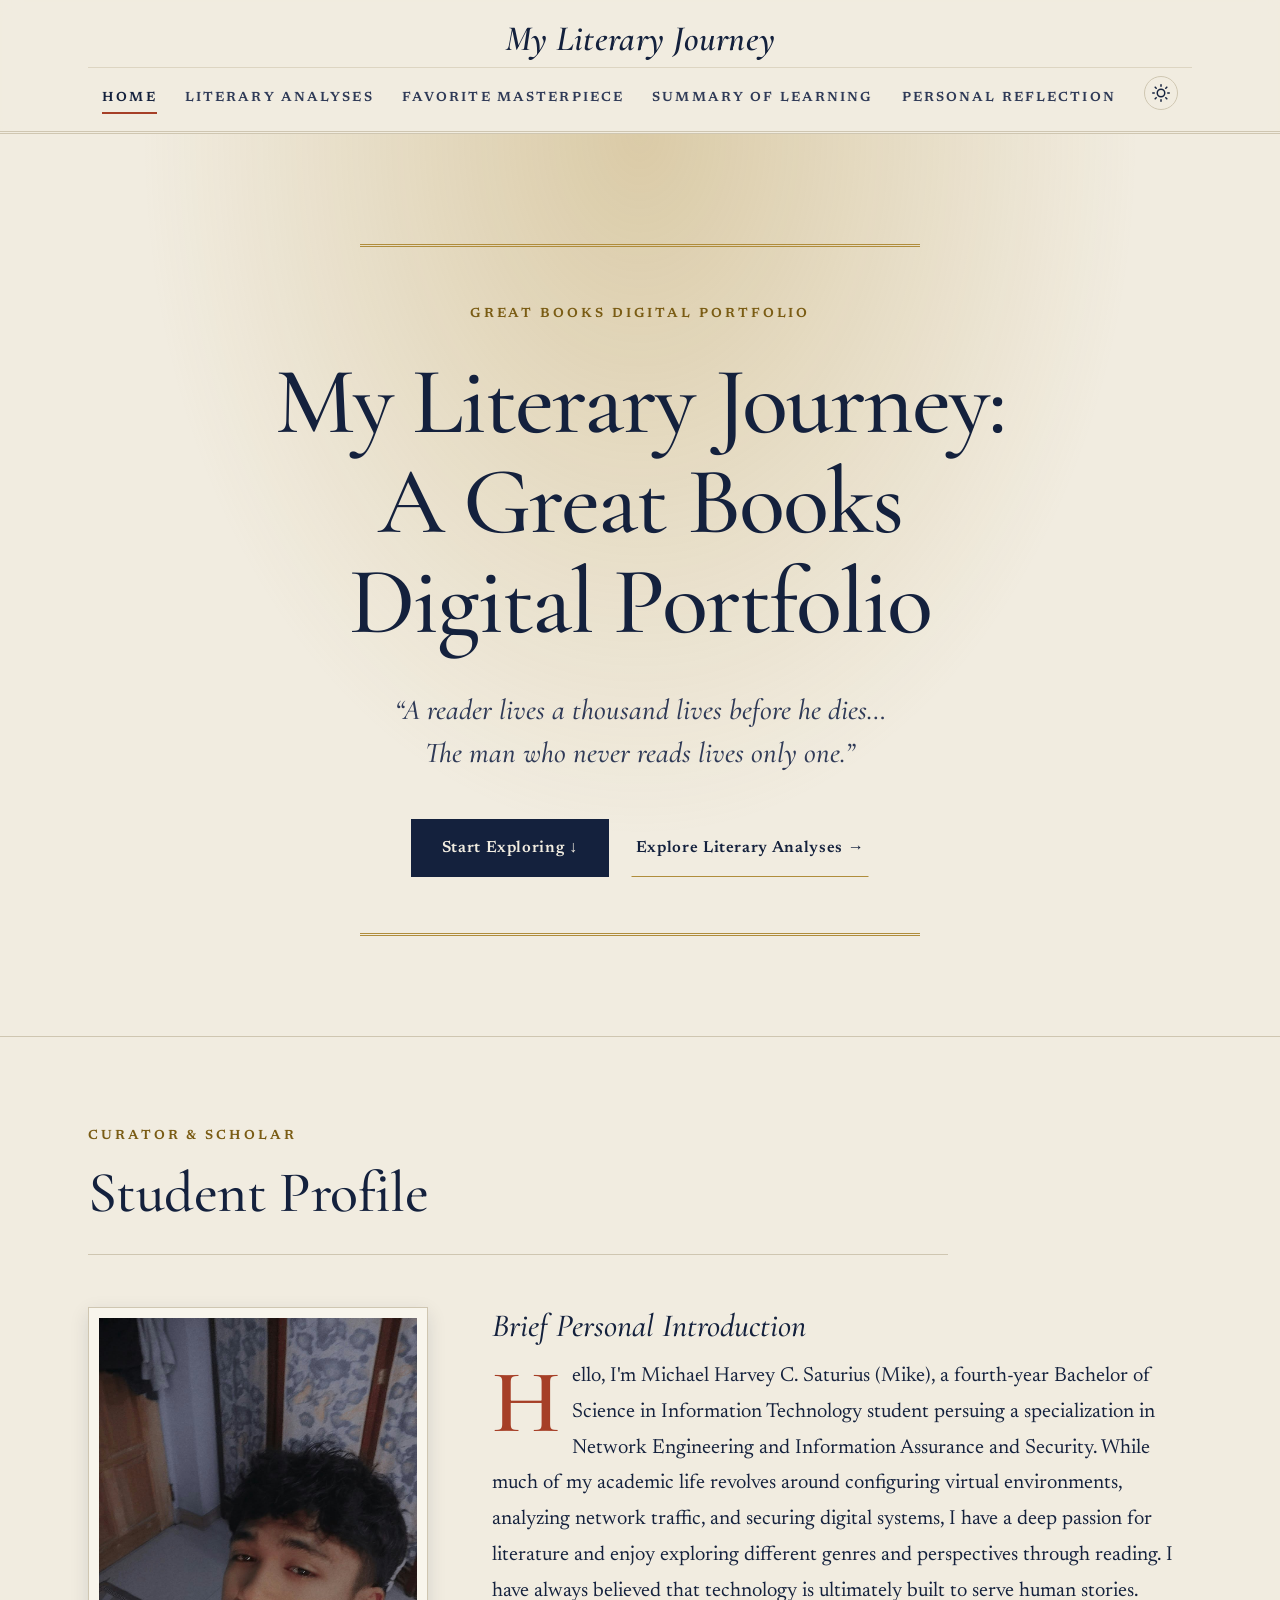
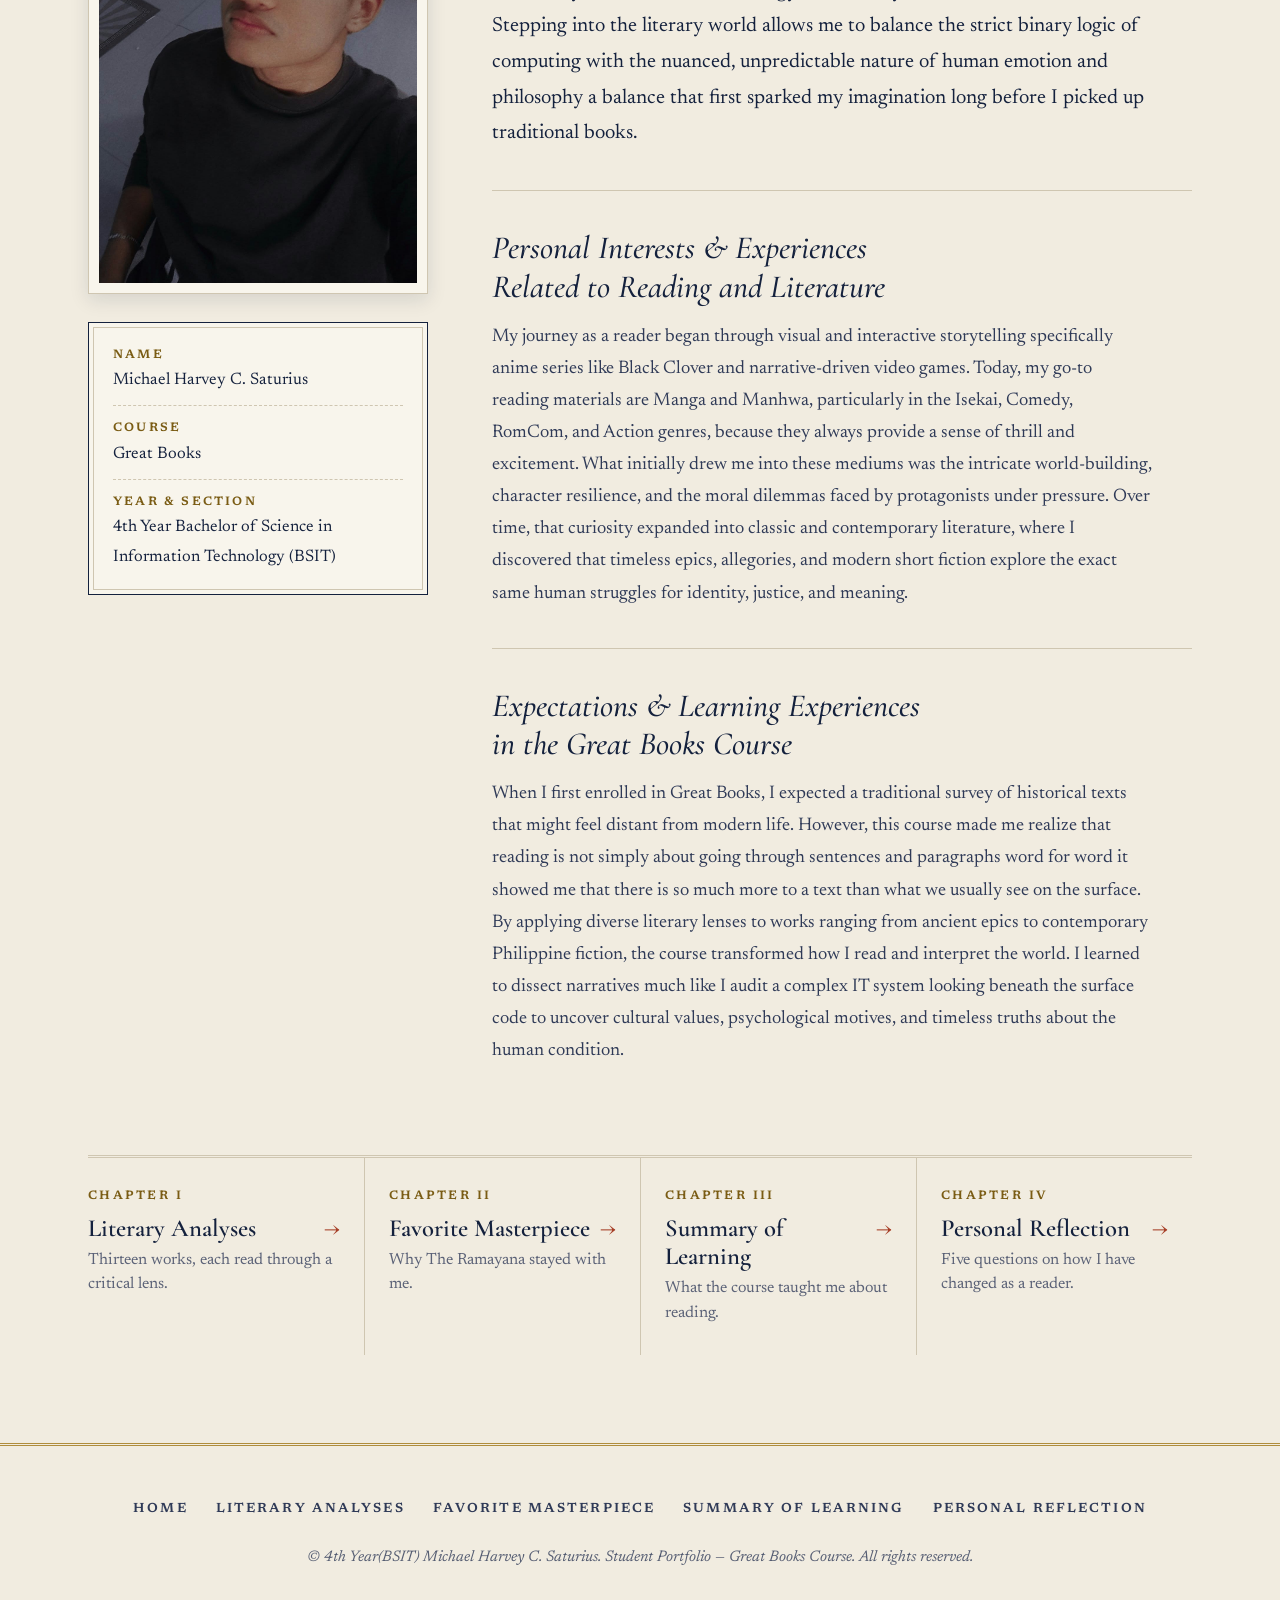
<file: index.html>
<!DOCTYPE html>
<html lang="en">
<head>
    <meta charset="UTF-8">
    <meta name="viewport" content="width=device-width, initial-scale=1.0">
    <title>My Literary Journey: A Great Books Digital Portfolio</title>
    <link rel="preconnect" href="https://fonts.googleapis.com">
    <link rel="preconnect" href="https://fonts.gstatic.com" crossorigin>
    <link
        href="https://fonts.googleapis.com/css2?family=Cormorant+Garamond:ital,wght@0,500;0,600;0,700;1,500;1,600&family=Newsreader:ital,opsz,wght@0,6..72,400;0,6..72,500;0,6..72,600;1,6..72,400;1,6..72,500&display=swap"
        rel="stylesheet">
    <link rel="stylesheet" href="styles.css">
</head>
<body>
    <a class="skip-link" href="#main">Skip to content</a>
    
    <nav class="navbar" id="navbar">
        <div class="nav-container">
            <a href="profile.html" class="logo">
                My Literary Journey
            </a>
            <button class="nav-toggle" aria-label="Toggle navigation menu" aria-expanded="false" aria-controls="navLinks" id="navToggle">
                <span class="hamburger-line"></span>
                <span class="hamburger-line"></span>
                <span class="hamburger-line"></span>
            </button>
            <ul class="nav-links" id="navLinks">
                <li><a href="profile.html" class="active" aria-current="page">Home</a></li>
                <li><a href="analyses.html">Literary Analyses</a></li>
                <li><a href="favorite.html">Favorite Masterpiece</a></li>
                <li><a href="summary.html">Summary of Learning</a></li>
                <li><a href="reflection.html">Personal Reflection</a></li>
                <li><button class="theme-toggle" id="themeToggle" aria-label="Toggle theme"><svg class="theme-icon sun-icon" viewBox="0 0 24 24" width="20" height="20" fill="none" stroke="currentColor" stroke-width="2" stroke-linecap="round" stroke-linejoin="round" aria-hidden="true"><circle cx="12" cy="12" r="5"></circle><line x1="12" y1="1" x2="12" y2="3"></line><line x1="12" y1="21" x2="12" y2="23"></line><line x1="4.22" y1="4.22" x2="5.64" y2="5.64"></line><line x1="18.36" y1="18.36" x2="19.78" y2="19.78"></line><line x1="1" y1="12" x2="3" y2="12"></line><line x1="21" y1="12" x2="23" y2="12"></line><line x1="4.22" y1="19.78" x2="5.64" y2="18.36"></line><line x1="18.36" y1="5.64" x2="19.78" y2="4.22"></line></svg><svg class="theme-icon moon-icon" viewBox="0 0 24 24" width="20" height="20" fill="none" stroke="currentColor" stroke-width="2" stroke-linecap="round" stroke-linejoin="round" aria-hidden="true"><path d="M21 12.79A9 9 0 1 1 11.21 3 7 7 0 0 0 21 12.79z"></path></svg></button></li>
            </ul>
        </div>
    </nav>

    
    <main id="main">
    <header class="hero">
        <div class="hero-content">
            <div class="hero-badge">Great Books Digital Portfolio</div>
            
            <h1>My Literary Journey: A Great Books Digital Portfolio</h1>
            
            <blockquote class="hero-quote">&ldquo;A reader lives a thousand lives before he dies&hellip; The man who
                never reads lives only one.&rdquo;</blockquote>
            <div class="hero-actions">
                <a href="#profile" class="btn btn-primary">Start Exploring &darr;</a>
                <a href="analyses.html" class="btn btn-outline">Explore Literary Analyses &rarr;</a>
            </div>
        </div>
    </header>

    
    <section id="profile" class="section">
        <div class="container">
            <div class="section-header-block">
                <div class="chapter-kicker">Curator &amp; Scholar</div>
                <h2 class="section-title">Student Profile</h2>
            </div>

            <div class="profile-grid">
                
                <div class="profile-left">
                    
                    <div class="photo-frame">
                        <img src="images/PROFILE/4ef4589d-6dc7-4209-afba-40db99b4311e.jpg" alt="Student photograph"
                            class="profile-photo">
                    </div>
                    <div class="metadata-card">
                        
                        <p><strong>Name</strong> Michael Harvey C. Saturius</p>
                        
                        <p><strong>Course</strong> Great Books</p>
                        <p><strong>Year &amp; Section</strong> 4th Year Bachelor of Science in Information Technology
                            (BSIT)</p>
                    </div>
                </div>
                
                <div class="profile-right">
                    
                    <div class="profile-subsection">
                        <h3>Brief Personal Introduction</h3>
                        <p>Hello, I'm Michael Harvey C. Saturius (Mike), a fourth-year Bachelor of Science in
                            Information Technology student persuing a specialization in Network Engineering and
                            Information Assurance and Security.
                            While much of my academic life revolves around configuring virtual environments, analyzing
                            network traffic, and securing digital systems, I have a deep passion for literature and
                            enjoy exploring
                            different genres and perspectives through reading. I have always believed that technology is
                            ultimately built to serve human stories. Stepping into the literary world allows me to
                            balance the strict
                            binary logic of computing with the nuanced, unpredictable nature of human emotion and
                            philosophy a balance that first sparked my imagination long before I picked up traditional
                            books.</p>
                    </div>
                    
                    <div class="profile-subsection">
                        <h3>Personal Interests &amp; Experiences Related to Reading and Literature</h3>
                        <p>My journey as a reader began through visual and interactive storytelling specifically anime
                            series like Black Clover and narrative-driven video games. Today, my go-to reading materials
                            are Manga and Manhwa,
                            particularly in the Isekai, Comedy, RomCom, and Action genres, because they always provide a
                            sense of thrill and excitement. What initially drew me into these mediums was the intricate
                            world-building, character resilience,
                            and the moral dilemmas faced by protagonists under pressure. Over time, that curiosity
                            expanded into classic and contemporary literature, where I discovered that timeless epics,
                            allegories, and modern short fiction explore
                            the exact same human struggles for identity, justice, and meaning.</p>
                    </div>
                    
                    <div class="profile-subsection">
                        <h3>Expectations &amp; Learning Experiences in the Great Books Course</h3>
                        <p>When I first enrolled in Great Books, I expected a traditional survey of historical texts
                            that might feel distant from modern life. However, this course made me realize that reading
                            is not simply about going through sentences and
                            paragraphs word for word it showed me that there is so much more to a text than what we
                            usually see on the surface. By applying diverse literary lenses to works ranging from
                            ancient epics to contemporary Philippine fiction,
                            the course transformed how I read and interpret the world. I learned to dissect narratives
                            much like I audit a complex IT system looking beneath the surface code to uncover cultural
                            values, psychological motives, and timeless truths about the human condition.</p>
                    </div>
                </div>
            </div>

            
            <div class="profile-nav-cards">
                <a href="analyses.html" class="nav-card-link">
                    <span class="nav-card-label">Chapter I</span>
                    <span class="nav-card-title">Literary Analyses <span>&rarr;</span></span>
                    <span class="nav-card-desc">Thirteen works, each read through a critical lens.</span>
                </a>
                <a href="favorite.html" class="nav-card-link">
                    <span class="nav-card-label">Chapter II</span>
                    <span class="nav-card-title">Favorite Masterpiece <span>&rarr;</span></span>
                    <span class="nav-card-desc">Why The Ramayana stayed with me.</span>
                </a>
                <a href="summary.html" class="nav-card-link">
                    <span class="nav-card-label">Chapter III</span>
                    <span class="nav-card-title">Summary of Learning <span>&rarr;</span></span>
                    <span class="nav-card-desc">What the course taught me about reading.</span>
                </a>
                <a href="reflection.html" class="nav-card-link">
                    <span class="nav-card-label">Chapter IV</span>
                    <span class="nav-card-title">Personal Reflection <span>&rarr;</span></span>
                    <span class="nav-card-desc">Five questions on how I have changed as a reader.</span>
                </a>
            </div>
        </div>
    </section>

    
                </main>

    <footer id="footer" class="footer">
                    <div class="container">
                        <div class="footer-content">
                            <ul class="footer-nav">
                                <li><a href="profile.html">Home</a></li>
                                <li><a href="analyses.html">Literary Analyses</a></li>
                                <li><a href="favorite.html">Favorite Masterpiece</a></li>
                                <li><a href="summary.html">Summary of Learning</a></li>
                                <li><a href="reflection.html">Personal Reflection</a></li>
                            </ul>
                            <div class="footer-attribution">
                                <p>&copy; 4th Year(BSIT) Michael Harvey C. Saturius. Student Portfolio &mdash; Great
                                    Books Course. All rights reserved.</p>
                            </div>
                        </div>
            </div>
    </footer>

    
    <button class="back-to-top" id="backToTop" aria-label="Back to top">&uarr;</button>

    <script src="script.js"></script>
</body>
</html>
</file>
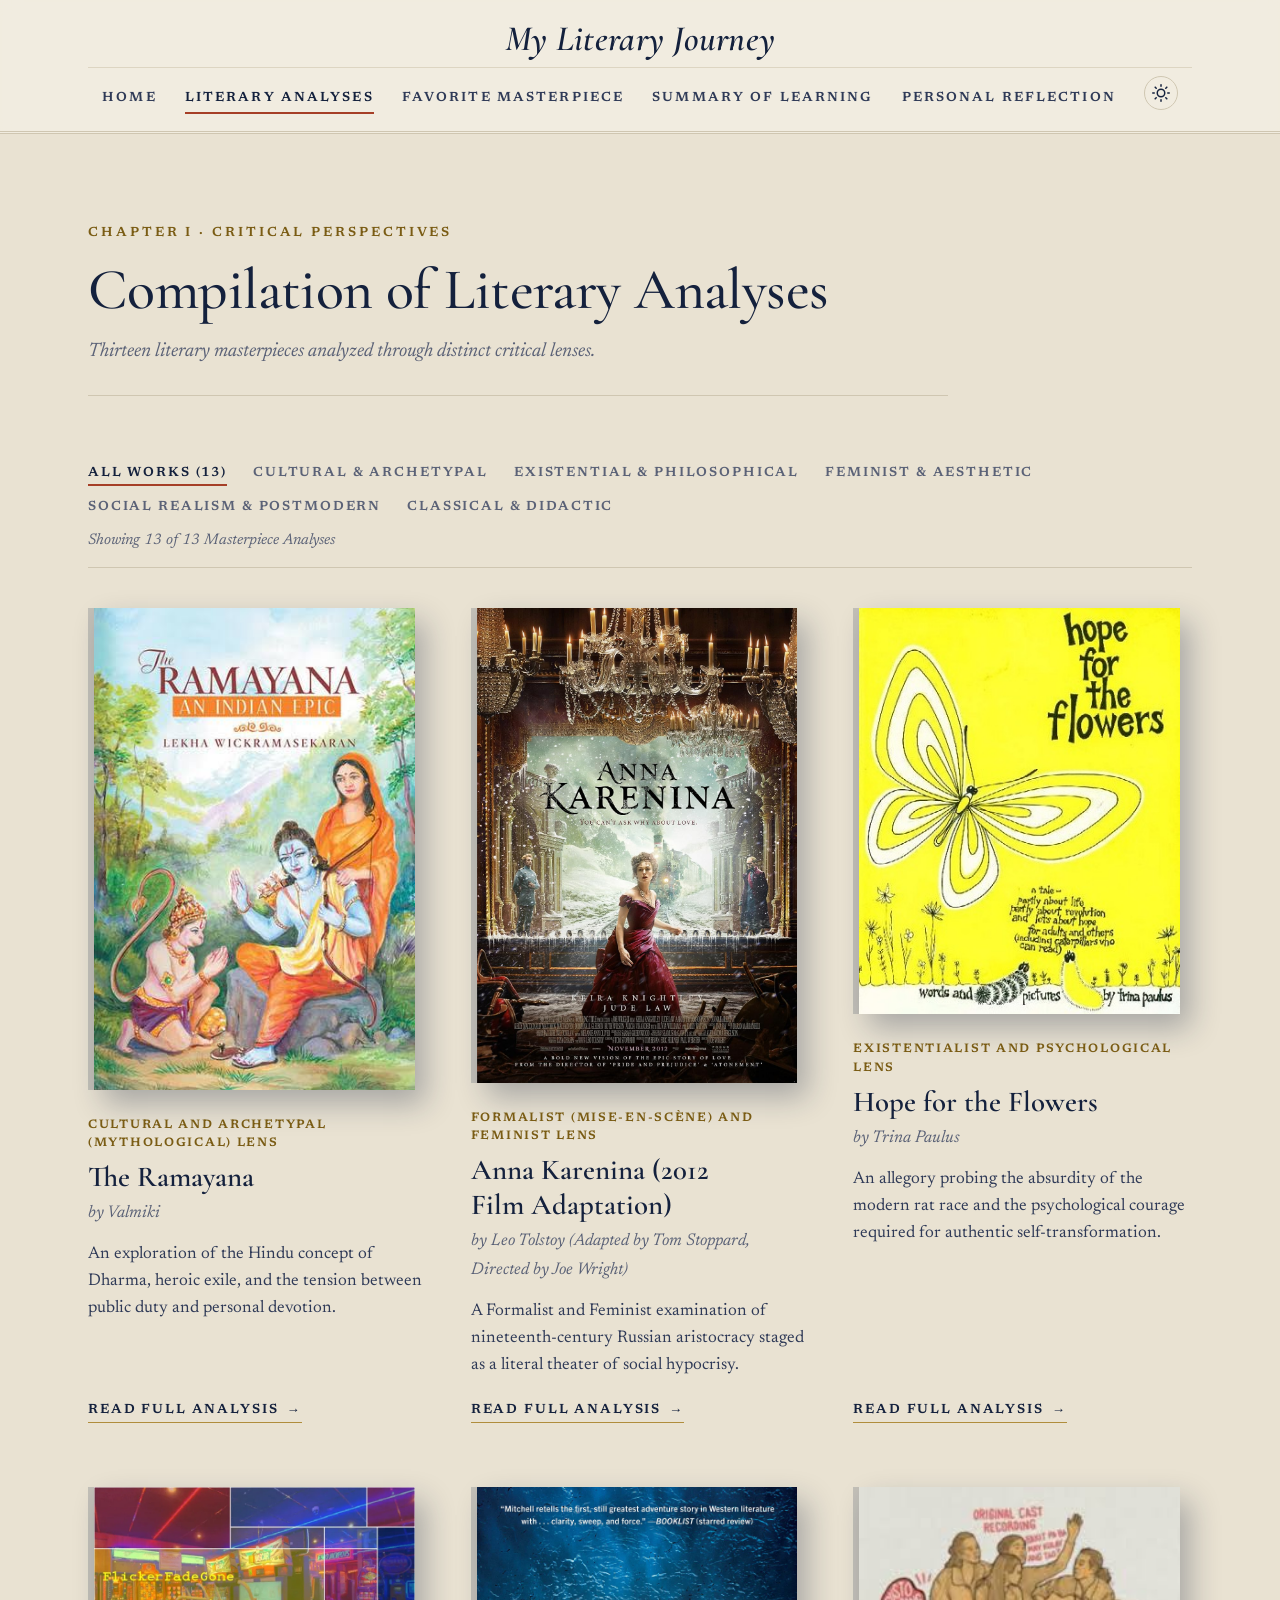
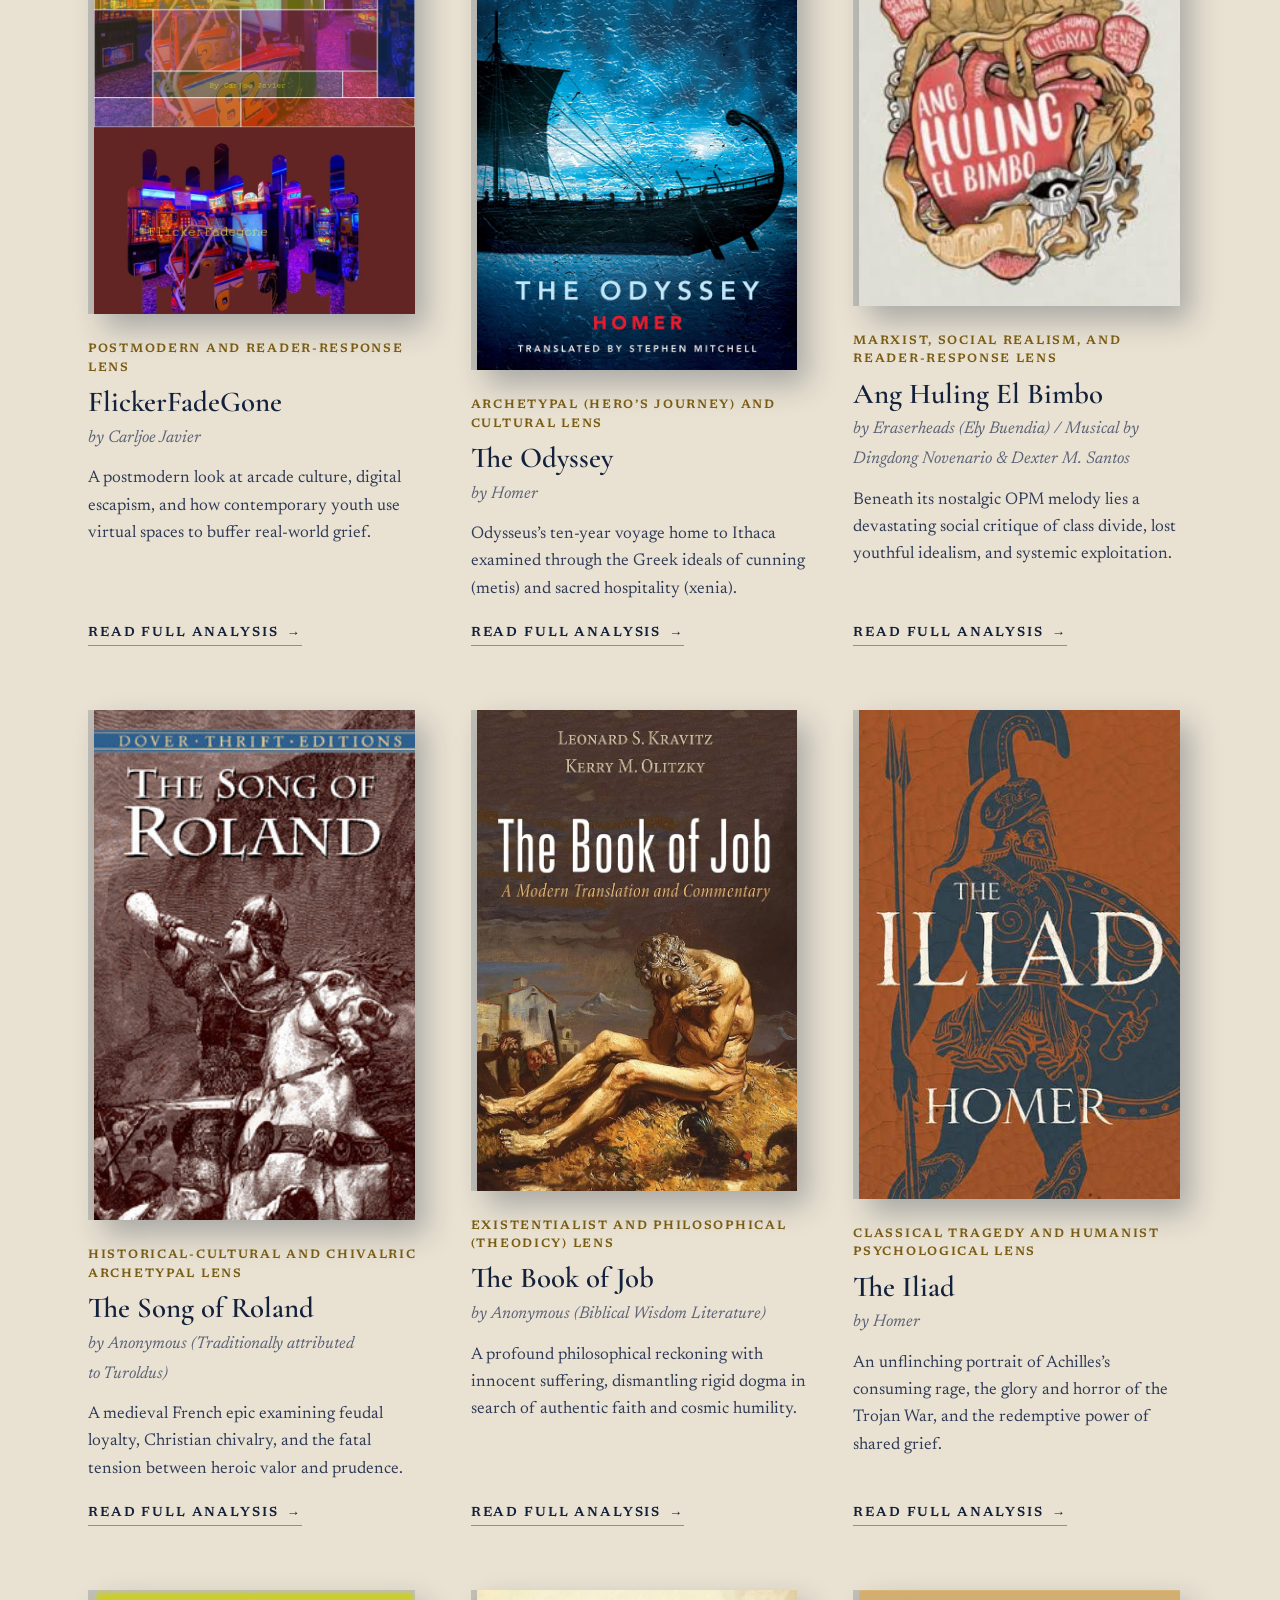
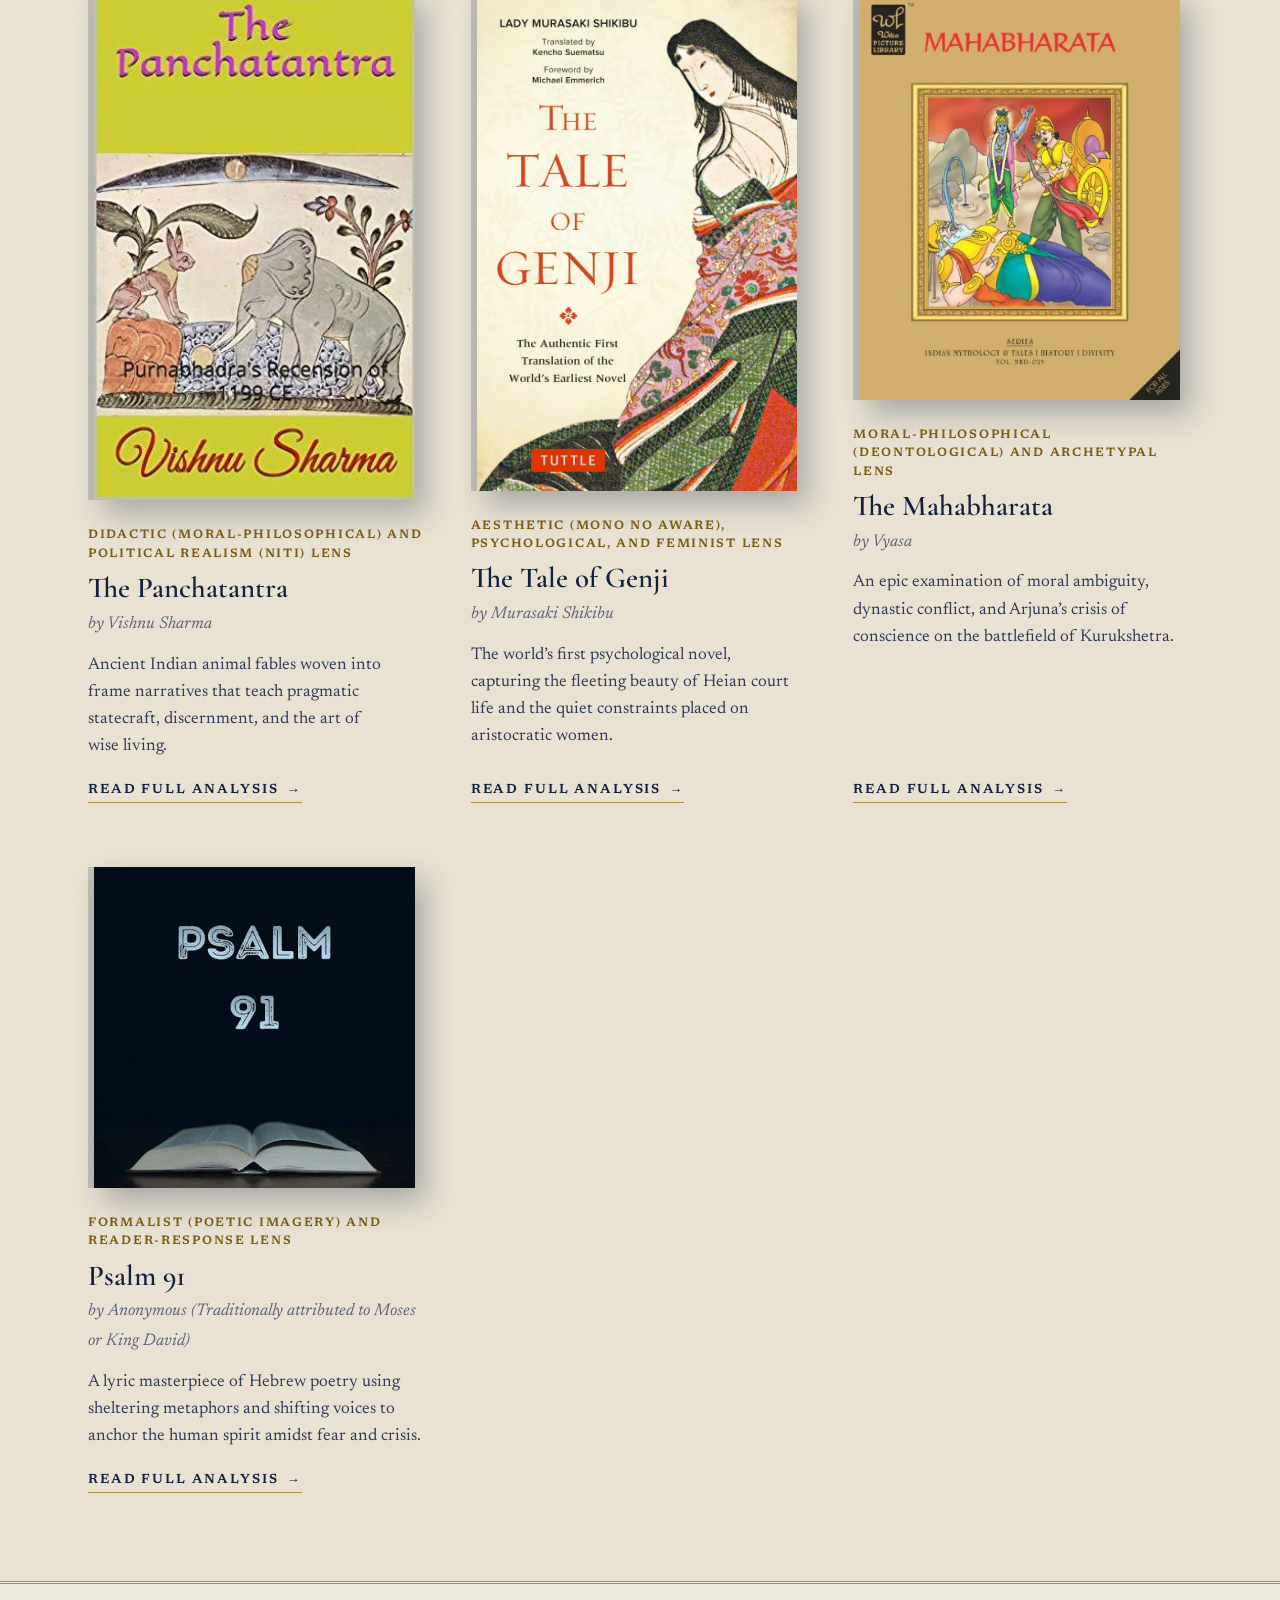
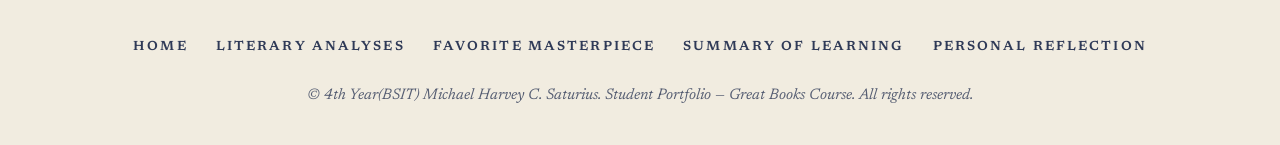
<file: analyses.html>
<!DOCTYPE html>
<html lang="en">
<head>
    <meta charset="UTF-8">
    <meta name="viewport" content="width=device-width, initial-scale=1.0">
    <title>Literary Analyses | My Literary Journey</title>
    <link rel="preconnect" href="https://fonts.googleapis.com">
    <link rel="preconnect" href="https://fonts.gstatic.com" crossorigin>
    <link href="https://fonts.googleapis.com/css2?family=Cormorant+Garamond:ital,wght@0,500;0,600;0,700;1,500;1,600&family=Newsreader:ital,opsz,wght@0,6..72,400;0,6..72,500;0,6..72,600;1,6..72,400;1,6..72,500&display=swap" rel="stylesheet">
    <link rel="stylesheet" href="styles.css">
</head>
<body>
    <a class="skip-link" href="#main">Skip to content</a>
    <nav class="navbar" id="navbar">
        <div class="nav-container">
            <a href="profile.html" class="logo">My Literary Journey</a>
            <button class="nav-toggle" aria-label="Toggle navigation menu" aria-expanded="false" aria-controls="navLinks" id="navToggle">
                <span class="hamburger-line"></span>
                <span class="hamburger-line"></span>
                <span class="hamburger-line"></span>
            </button>
            <ul class="nav-links" id="navLinks">
                <li><a href="profile.html">Home</a></li>
                <li><a href="analyses.html" class="active" aria-current="page">Literary Analyses</a></li>
                <li><a href="favorite.html">Favorite Masterpiece</a></li>
                <li><a href="summary.html">Summary of Learning</a></li>
                <li><a href="reflection.html">Personal Reflection</a></li>
                <li><button class="theme-toggle" id="themeToggle" aria-label="Toggle theme"><svg class="theme-icon sun-icon" viewBox="0 0 24 24" width="20" height="20" fill="none" stroke="currentColor" stroke-width="2" stroke-linecap="round" stroke-linejoin="round" aria-hidden="true"><circle cx="12" cy="12" r="5"></circle><line x1="12" y1="1" x2="12" y2="3"></line><line x1="12" y1="21" x2="12" y2="23"></line><line x1="4.22" y1="4.22" x2="5.64" y2="5.64"></line><line x1="18.36" y1="18.36" x2="19.78" y2="19.78"></line><line x1="1" y1="12" x2="3" y2="12"></line><line x1="21" y1="12" x2="23" y2="12"></line><line x1="4.22" y1="19.78" x2="5.64" y2="18.36"></line><line x1="18.36" y1="5.64" x2="19.78" y2="4.22"></line></svg><svg class="theme-icon moon-icon" viewBox="0 0 24 24" width="20" height="20" fill="none" stroke="currentColor" stroke-width="2" stroke-linecap="round" stroke-linejoin="round" aria-hidden="true"><path d="M21 12.79A9 9 0 1 1 11.21 3 7 7 0 0 0 21 12.79z"></path></svg></button></li>
            </ul>
        </div>
    </nav>

    <main id="main">
    <section id="analyses" class="section bg-alt">
        <div class="container">
            <div class="section-header-block">
                <div class="chapter-kicker">Chapter I &middot; Critical Perspectives</div>
                <h2 class="section-title">Compilation of Literary Analyses</h2>
                <p class="section-subtitle">Thirteen literary masterpieces analyzed through distinct critical lenses.</p>
            </div>

            <div class="analyses-toolbar">
                <div class="filter-pills" role="group" aria-label="Filter analyses by critical lens">
                    <button class="filter-btn active" aria-pressed="true" data-filter="all">All Works (13)</button>
                    <button class="filter-btn" aria-pressed="false" data-filter="archetypal">Cultural &amp; Archetypal</button>
                    <button class="filter-btn" aria-pressed="false" data-filter="existential">Existential &amp; Philosophical</button>
                    <button class="filter-btn" aria-pressed="false" data-filter="feminist">Feminist &amp; Aesthetic</button>
                    <button class="filter-btn" aria-pressed="false" data-filter="social">Social Realism &amp; Postmodern</button>
                    <button class="filter-btn" aria-pressed="false" data-filter="classical">Classical &amp; Didactic</button>
                </div>
                <div class="analyses-counter" id="analysesCounter">Showing 13 of 13 Masterpiece Analyses</div>
            </div>

            <div class="analyses-grid" id="analysesGrid"></div>
        </div>
    </section>

    </main>

    <div class="modal" id="readerModal" role="dialog" aria-modal="true" aria-labelledby="modalTitle" aria-hidden="true">
        <div class="modal-backdrop" id="modalBackdrop"></div>
        <div class="modal-content">
            <div class="modal-progress" aria-hidden="true"><span id="modalProgress"></span></div>
            <div class="modal-bg-cover" id="modalBgCover" aria-hidden="true"></div>
            <button class="modal-close" id="modalClose" aria-label="Close reader">&times;</button>
            <div class="modal-body">
                <div class="modal-header">
                    <h2 id="modalTitle">Title</h2>
                    <p class="modal-author" id="modalAuthor">Author</p>
                    <span class="modal-lens" id="modalLens">Lens</span>
                </div>
                <div class="modal-text" id="modalText"></div>
            </div>
            <div class="modal-footer">
                <button class="modal-nav-btn" id="modalPrevBtn">&larr; Previous Analysis</button>
                <span class="modal-position" id="modalPosition" aria-live="polite"></span>
                <button class="modal-nav-btn" id="modalNextBtn">Next Analysis &rarr;</button>
            </div>
        </div>
    </div>

    <footer id="footer" class="footer">
        <div class="container">
            <div class="footer-content">
                <ul class="footer-nav">
                    <li><a href="profile.html">Home</a></li>
                    <li><a href="analyses.html">Literary Analyses</a></li>
                    <li><a href="favorite.html">Favorite Masterpiece</a></li>
                    <li><a href="summary.html">Summary of Learning</a></li>
                    <li><a href="reflection.html">Personal Reflection</a></li>
                </ul>
                <div class="footer-attribution">
                    <p>&copy; 4th Year(BSIT) Michael Harvey C. Saturius. Student Portfolio &mdash; Great Books Course. All rights reserved.</p>
                </div>
            </div>
        </div>
    </footer>

    <button class="back-to-top" id="backToTop" aria-label="Back to top">&uarr;</button>

    <script src="script.js"></script>
</body>
</html>
</file>
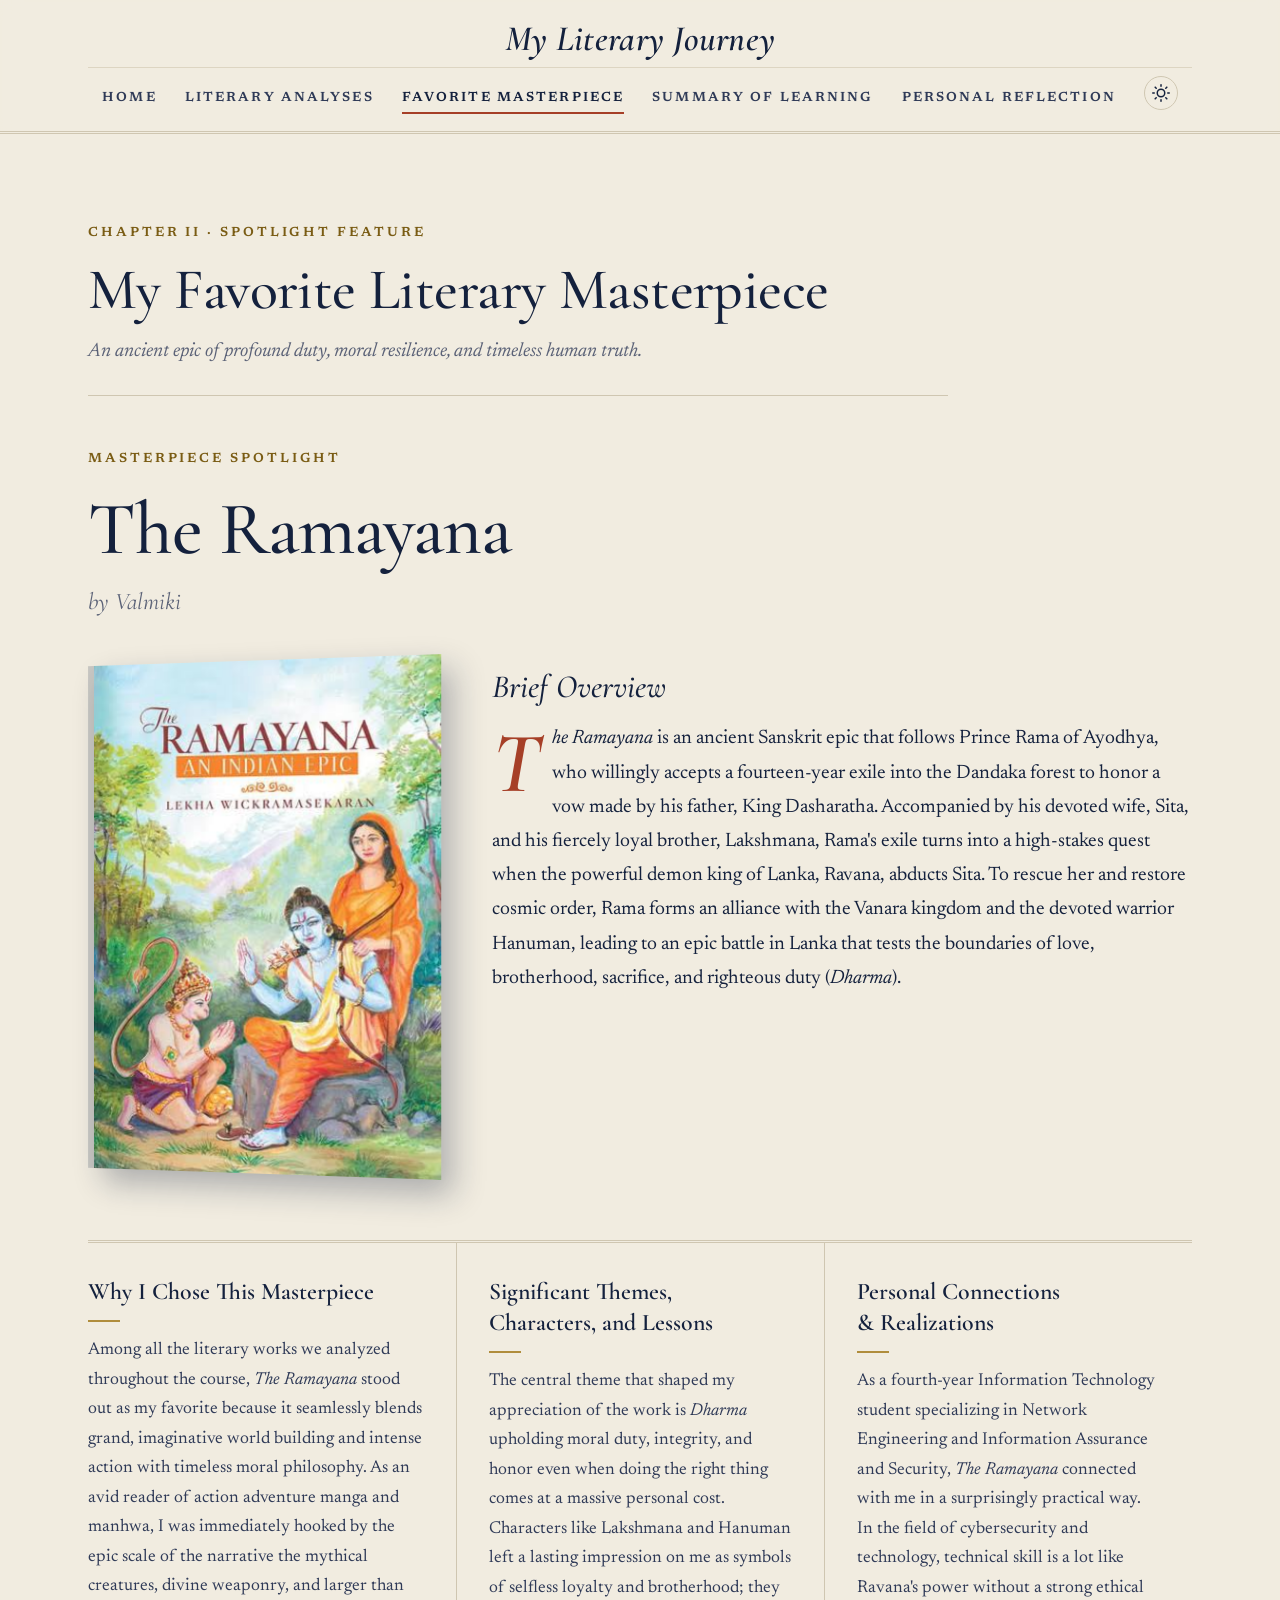
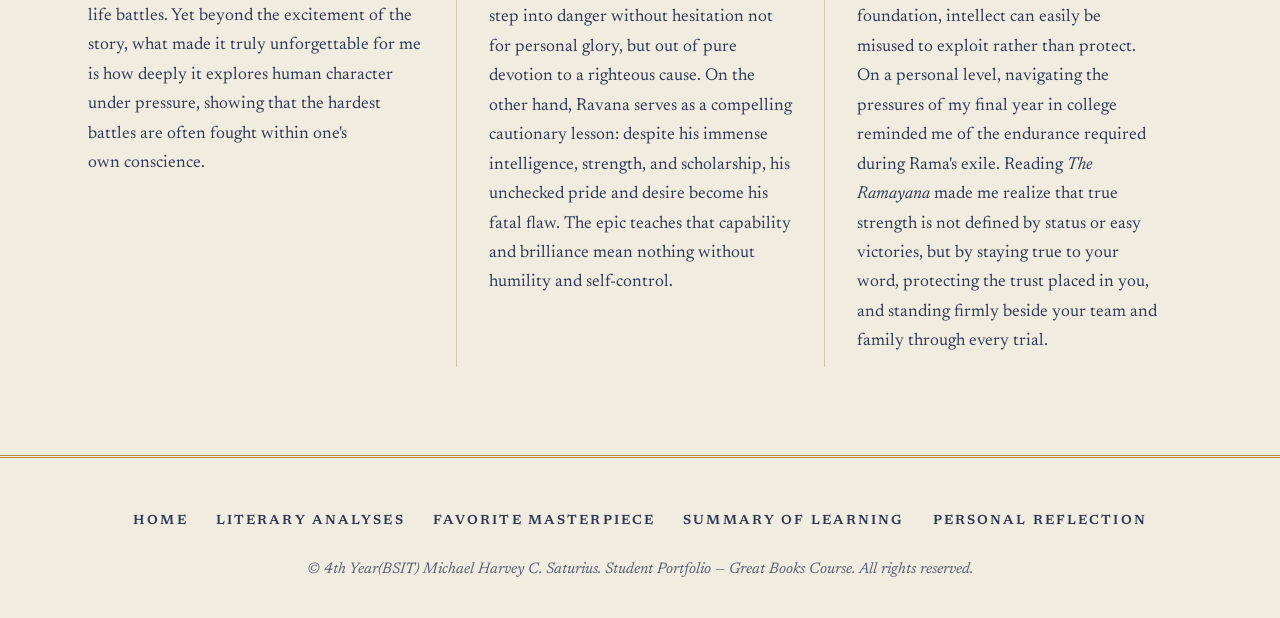
<file: favorite.html>
<!DOCTYPE html>
<html lang="en">

<head>
    <meta charset="UTF-8">
    <meta name="viewport" content="width=device-width, initial-scale=1.0">
    <title>Favorite Masterpiece | My Literary Journey</title>
    <link rel="preconnect" href="https://fonts.googleapis.com">
    <link rel="preconnect" href="https://fonts.gstatic.com" crossorigin>
    <link
        href="https://fonts.googleapis.com/css2?family=Cormorant+Garamond:ital,wght@0,500;0,600;0,700;1,500;1,600&family=Newsreader:ital,opsz,wght@0,6..72,400;0,6..72,500;0,6..72,600;1,6..72,400;1,6..72,500&display=swap"
        rel="stylesheet">
    <link rel="stylesheet" href="styles.css">
</head>

<body>
    <a class="skip-link" href="#main">Skip to content</a>
    
    <nav class="navbar" id="navbar">
        <div class="nav-container">
            <a href="profile.html" class="logo">
                My Literary Journey
            </a>
            <button class="nav-toggle" aria-label="Toggle navigation menu" aria-expanded="false" aria-controls="navLinks" id="navToggle">
                <span class="hamburger-line"></span>
                <span class="hamburger-line"></span>
                <span class="hamburger-line"></span>
            </button>
            <ul class="nav-links" id="navLinks">
                <li><a href="profile.html">Home</a></li>
                <li><a href="analyses.html">Literary Analyses</a></li>
                <li><a href="favorite.html" class="active" aria-current="page">Favorite Masterpiece</a></li>
                <li><a href="summary.html">Summary of Learning</a></li>
                <li><a href="reflection.html">Personal Reflection</a></li>
                <li><button class="theme-toggle" id="themeToggle" aria-label="Toggle theme"><svg class="theme-icon sun-icon" viewBox="0 0 24 24" width="20" height="20" fill="none" stroke="currentColor" stroke-width="2" stroke-linecap="round" stroke-linejoin="round" aria-hidden="true"><circle cx="12" cy="12" r="5"></circle><line x1="12" y1="1" x2="12" y2="3"></line><line x1="12" y1="21" x2="12" y2="23"></line><line x1="4.22" y1="4.22" x2="5.64" y2="5.64"></line><line x1="18.36" y1="18.36" x2="19.78" y2="19.78"></line><line x1="1" y1="12" x2="3" y2="12"></line><line x1="21" y1="12" x2="23" y2="12"></line><line x1="4.22" y1="19.78" x2="5.64" y2="18.36"></line><line x1="18.36" y1="5.64" x2="19.78" y2="4.22"></line></svg><svg class="theme-icon moon-icon" viewBox="0 0 24 24" width="20" height="20" fill="none" stroke="currentColor" stroke-width="2" stroke-linecap="round" stroke-linejoin="round" aria-hidden="true"><path d="M21 12.79A9 9 0 1 1 11.21 3 7 7 0 0 0 21 12.79z"></path></svg></button></li>
            </ul>
        </div>
    </nav>

    
    <main id="main">
    <section id="favorite" class="section">
        <div class="container">
            <div class="section-header-block">
                <div class="chapter-kicker">Chapter II &middot; Spotlight Feature</div>
                <h2 class="section-title">My Favorite Literary Masterpiece</h2>
                <p class="section-subtitle">An ancient epic of profound duty, moral resilience, and timeless human
                    truth.</p>
            </div>

            <div class="spotlight">
                
                <div class="spotlight-header">
                    <div class="spotlight-ribbon">Masterpiece Spotlight</div>
                    <h3>The Ramayana</h3>
                    <p class="spotlight-author">by Valmiki</p>
                </div>
                <div class="spotlight-content">
                    
                    <div class="spotlight-image">
                        <img src="images/THE RAMAYANA.jpg" alt="The Ramayana cover" class="spotlight-photo">
                    </div>
                    <div class="spotlight-text">
                        
                        <h4>Brief Overview</h4>
                        <p><em>The Ramayana</em> is an ancient Sanskrit epic that follows Prince Rama of Ayodhya, who
                            willingly accepts a fourteen-year exile into the Dandaka forest to honor a vow made by his
                            father, King Dasharatha. Accompanied by his devoted wife, Sita, and his fiercely loyal
                            brother, Lakshmana, Rama's exile turns into a high-stakes quest when the powerful demon king
                            of Lanka, Ravana, abducts Sita. To rescue her and restore cosmic order, Rama forms an
                            alliance with the Vanara kingdom and the devoted warrior Hanuman, leading to an epic battle
                            in Lanka that tests the boundaries of love, brotherhood, sacrifice, and righteous duty
                            (<em>Dharma</em>).</p>
                    </div>
                </div>
                <div class="highlights">
                    
                    <div class="highlight-block">
                        <h4>Why I Chose This Masterpiece</h4>
                        <p>Among all the literary works we analyzed throughout the course, <em>The Ramayana</em> stood
                            out as my favorite because it seamlessly blends grand, imaginative world building and
                            intense action with timeless moral philosophy. As an avid reader of action adventure manga
                            and manhwa, I was immediately hooked by the epic scale of the narrative the mythical
                            creatures, divine weaponry, and larger than life battles. Yet beyond the excitement of the
                            story, what made it truly unforgettable for me is how deeply it explores human character
                            under pressure, showing that the hardest battles are often fought within one's own
                            conscience.</p>
                    </div>
                    
                    <div class="highlight-block">
                        <h4>Significant Themes, Characters, and Lessons</h4>
                        <p>The central theme that shaped my appreciation of the work is <em>Dharma</em> upholding moral
                            duty, integrity, and honor even when doing the right thing comes at a massive personal cost.
                            Characters like Lakshmana and Hanuman left a lasting impression on me as symbols of selfless
                            loyalty and brotherhood; they step into danger without hesitation not for personal glory,
                            but out of pure devotion to a righteous cause. On the other hand, Ravana serves as a
                            compelling cautionary lesson: despite his immense intelligence, strength, and scholarship,
                            his unchecked pride and desire become his fatal flaw. The epic teaches that capability and
                            brilliance mean nothing without humility and self-control.</p>
                    </div>
                    
                    <div class="highlight-block">
                        <h4>Personal Connections &amp; Realizations</h4>
                        <p>As a fourth-year Information Technology student specializing in Network Engineering and
                            Information Assurance and Security, <em>The Ramayana</em> connected with me in a
                            surprisingly practical way. In the field of cybersecurity and technology, technical skill is
                            a lot like Ravana's power without a strong ethical foundation, intellect can easily be
                            misused to exploit rather than protect. On a personal level, navigating the pressures of my
                            final year in college reminded me of the endurance required during Rama's exile. Reading
                            <em>The Ramayana</em> made me realize that true strength is not defined by status or easy
                            victories, but by staying true to your word, protecting the trust placed in you, and
                            standing firmly beside your team and family through every trial.
                        </p>
                    </div>
                </div>
            </div>
        </div>
    </section>

    
    </main>

    <footer id="footer" class="footer">
        <div class="container">
            <div class="footer-content">
                <ul class="footer-nav">
                    <li><a href="profile.html">Home</a></li>
                    <li><a href="analyses.html">Literary Analyses</a></li>
                    <li><a href="favorite.html">Favorite Masterpiece</a></li>
                    <li><a href="summary.html">Summary of Learning</a></li>
                    <li><a href="reflection.html">Personal Reflection</a></li>
                </ul>
                <div class="footer-attribution">
                    <p>&copy; 4th Year(BSIT) Michael Harvey C. Saturius. Student Portfolio &mdash; Great
                        Books Course. All rights reserved.</p>
                </div>
            </div>
        </div>
    </footer>

    
    <button class="back-to-top" id="backToTop" aria-label="Back to top">&uarr;</button>

    <script src="script.js"></script>
</body>

</html>
</file>
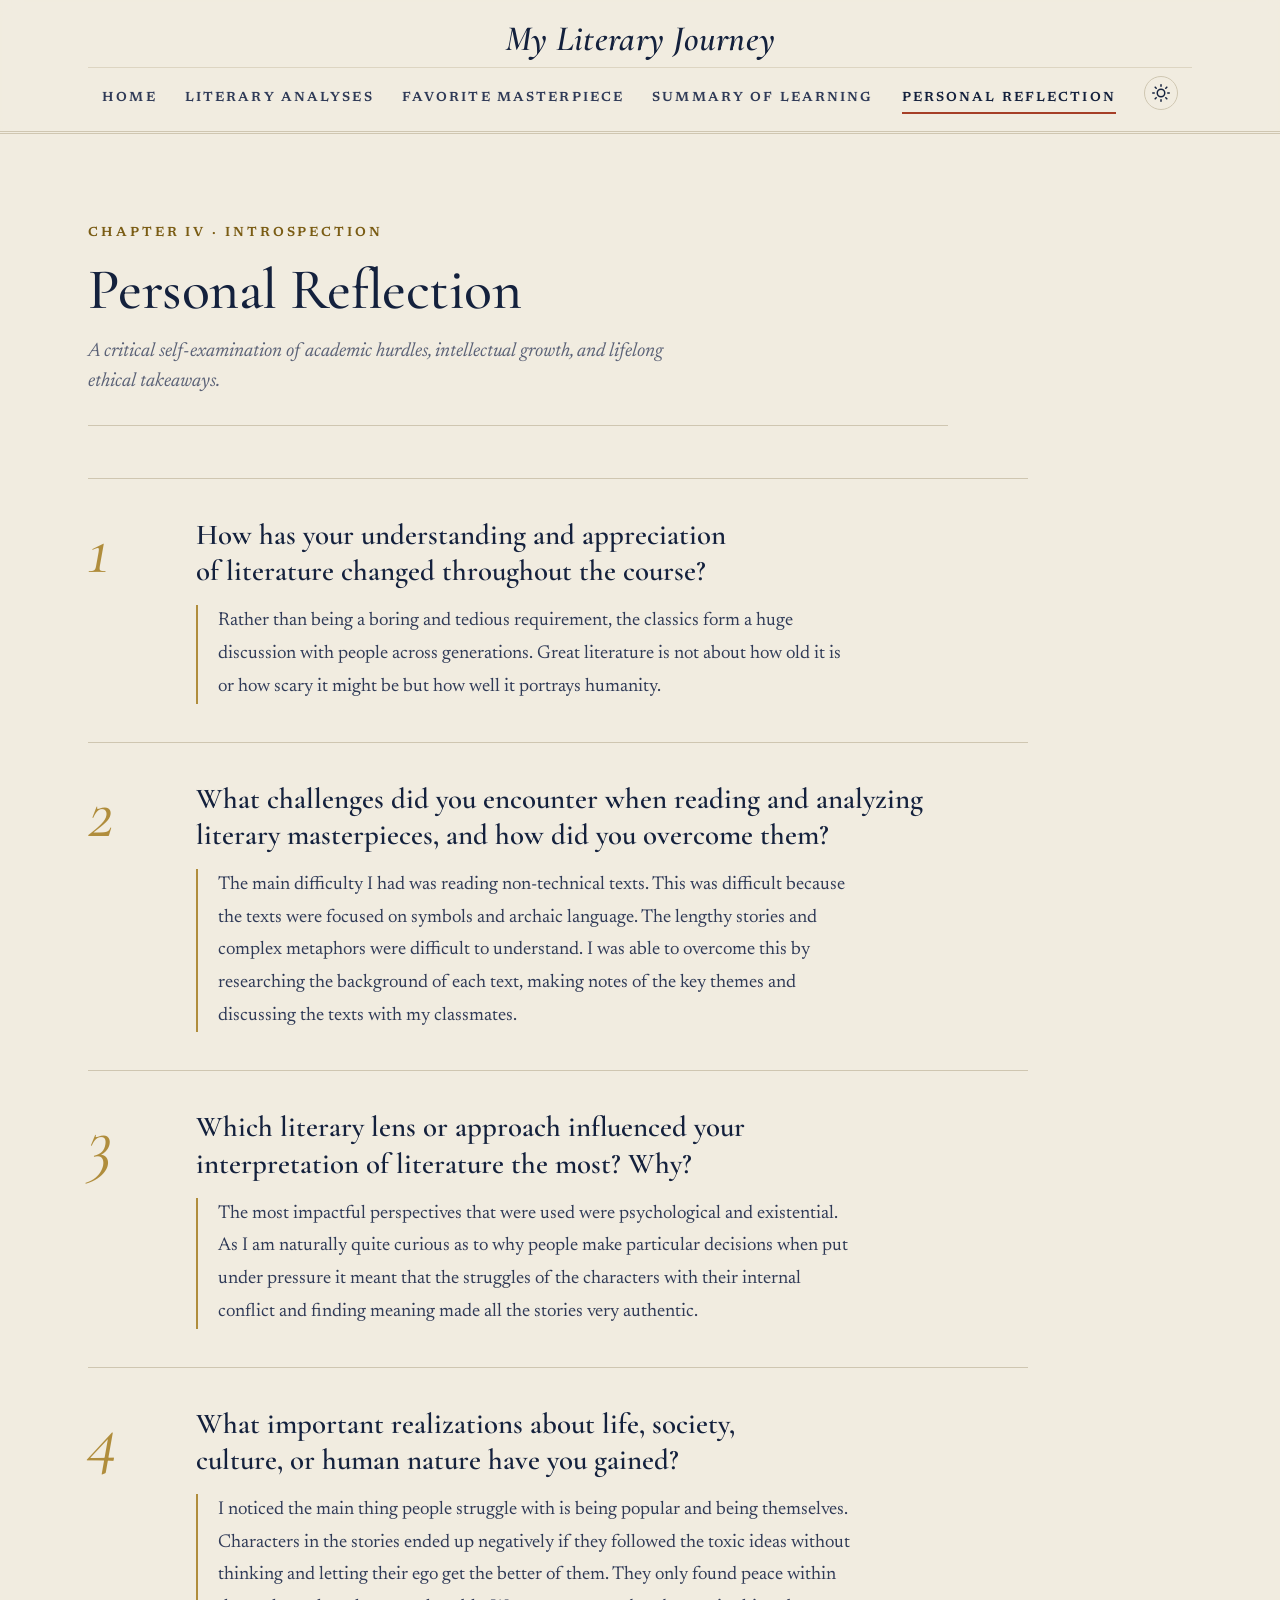
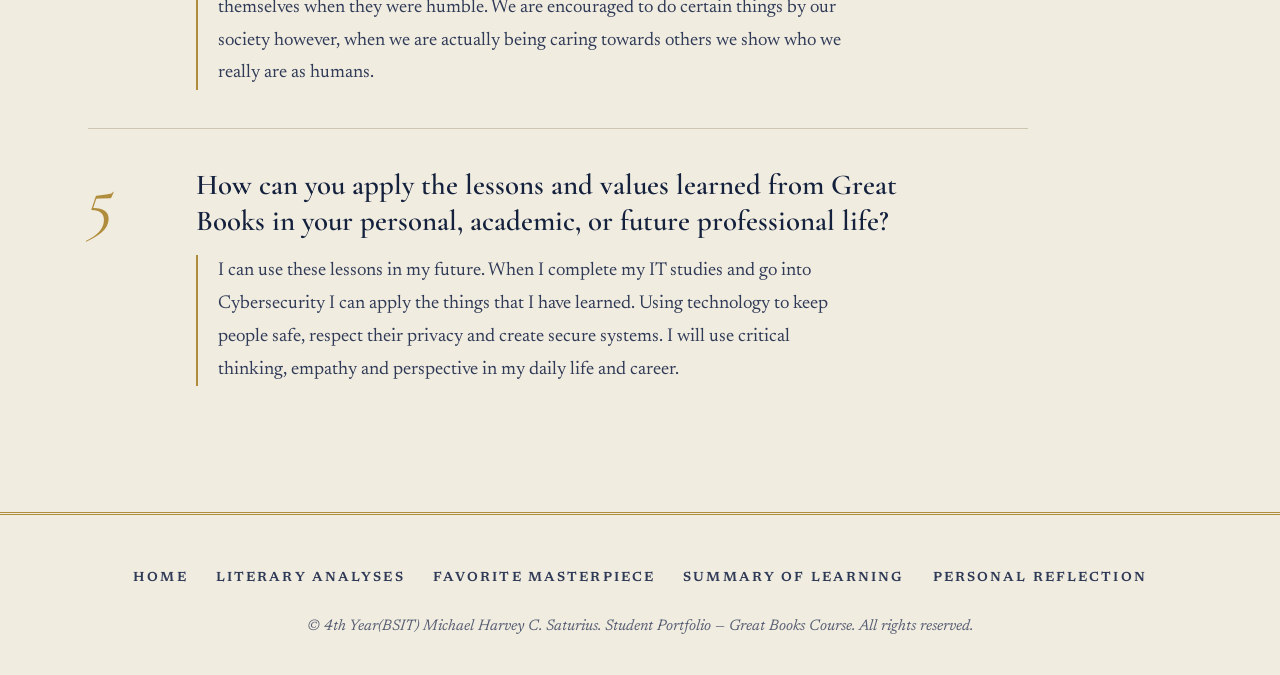
<file: reflection.html>
<!DOCTYPE html>
<html lang="en">

<head>
    <meta charset="UTF-8">
    <meta name="viewport" content="width=device-width, initial-scale=1.0">
    <title>Personal Reflection | My Literary Journey</title>
    <link rel="preconnect" href="https://fonts.googleapis.com">
    <link rel="preconnect" href="https://fonts.gstatic.com" crossorigin>
    <link
        href="https://fonts.googleapis.com/css2?family=Cormorant+Garamond:ital,wght@0,500;0,600;0,700;1,500;1,600&family=Newsreader:ital,opsz,wght@0,6..72,400;0,6..72,500;0,6..72,600;1,6..72,400;1,6..72,500&display=swap"
        rel="stylesheet">
    <link rel="stylesheet" href="styles.css">
</head>

<body>
    <a class="skip-link" href="#main">Skip to content</a>
    
    <nav class="navbar" id="navbar">
        <div class="nav-container">
            <a href="profile.html" class="logo">
                My Literary Journey
            </a>
            <button class="nav-toggle" aria-label="Toggle navigation menu" aria-expanded="false" aria-controls="navLinks" id="navToggle">
                <span class="hamburger-line"></span>
                <span class="hamburger-line"></span>
                <span class="hamburger-line"></span>
            </button>
            <ul class="nav-links" id="navLinks">
                <li><a href="profile.html">Home</a></li>
                <li><a href="analyses.html">Literary Analyses</a></li>
                <li><a href="favorite.html">Favorite Masterpiece</a></li>
                <li><a href="summary.html">Summary of Learning</a></li>
                <li><a href="reflection.html" class="active" aria-current="page">Personal Reflection</a></li>
                <li><button class="theme-toggle" id="themeToggle" aria-label="Toggle theme"><svg class="theme-icon sun-icon" viewBox="0 0 24 24" width="20" height="20" fill="none" stroke="currentColor" stroke-width="2" stroke-linecap="round" stroke-linejoin="round" aria-hidden="true"><circle cx="12" cy="12" r="5"></circle><line x1="12" y1="1" x2="12" y2="3"></line><line x1="12" y1="21" x2="12" y2="23"></line><line x1="4.22" y1="4.22" x2="5.64" y2="5.64"></line><line x1="18.36" y1="18.36" x2="19.78" y2="19.78"></line><line x1="1" y1="12" x2="3" y2="12"></line><line x1="21" y1="12" x2="23" y2="12"></line><line x1="4.22" y1="19.78" x2="5.64" y2="18.36"></line><line x1="18.36" y1="5.64" x2="19.78" y2="4.22"></line></svg><svg class="theme-icon moon-icon" viewBox="0 0 24 24" width="20" height="20" fill="none" stroke="currentColor" stroke-width="2" stroke-linecap="round" stroke-linejoin="round" aria-hidden="true"><path d="M21 12.79A9 9 0 1 1 11.21 3 7 7 0 0 0 21 12.79z"></path></svg></button></li>
            </ul>
        </div>
    </nav>

    
    <main id="main">
    <section id="reflection" class="section">
        <div class="container">
            <div class="section-header-block">
                <div class="chapter-kicker">Chapter IV &middot; Introspection</div>
                <h2 class="section-title">Personal Reflection</h2>
                <p class="section-subtitle">A critical self-examination of academic hurdles, intellectual growth, and
                    lifelong ethical takeaways.</p>
            </div>

            <div class="reflection-grid">
                
                <div class="reflection-block">
                    <span class="reflection-number">1</span>
                    <h3 class="reflection-question">How has your understanding and appreciation of literature changed
                        throughout the course?</h3>
                    <p class="reflection-answer">Rather than being a boring and tedious requirement, the classics form a
                        huge discussion with people across generations.
                        Great literature is not about how old it is or how scary it might be but how well it portrays
                        humanity.</p>
                </div>
                
                <div class="reflection-block">
                    <span class="reflection-number">2</span>
                    <h3 class="reflection-question">What challenges did you encounter when reading and analyzing
                        literary masterpieces, and how did you overcome them?</h3>
                    <p class="reflection-answer">The main difficulty I had was reading non-technical texts. This was
                        difficult because the texts were focused on symbols and archaic language.
                        The lengthy stories and complex metaphors were difficult to understand. I was able to overcome
                        this by researching the background of each text, making notes of
                        the key themes and discussing the texts with my classmates.</p>
                </div>
                
                <div class="reflection-block">
                    <span class="reflection-number">3</span>
                    <h3 class="reflection-question">Which literary lens or approach influenced your interpretation of
                        literature the most? Why?</h3>
                    <p class="reflection-answer">The most impactful perspectives that were used were psychological and
                        existential. As I am naturally quite curious as to why people make particular
                        decisions when put under pressure it meant that the struggles of the characters with their
                        internal conflict and finding meaning made all the stories very authentic.</p>
                </div>
                
                <div class="reflection-block">
                    <span class="reflection-number">4</span>
                    <h3 class="reflection-question">What important realizations about life, society, culture, or human
                        nature have you gained?</h3>
                    <p class="reflection-answer">I noticed the main thing people struggle with is being popular
                        and being themselves. Characters in the stories ended up negatively if they followed
                        the toxic ideas without thinking and letting their ego get the better of them. They only found
                        peace within themselves when they were humble. We are encouraged to do certain things
                        by our society however, when we are actually being caring towards others we show who we really
                        are as humans.</p>
                </div>
                
                <div class="reflection-block">
                    <span class="reflection-number">5</span>
                    <h3 class="reflection-question">How can you apply the lessons and values learned from Great Books in
                        your personal, academic, or future professional life?</h3>
                    <p class="reflection-answer">I can use these lessons in my future. When I complete my IT studies and
                        go into Cybersecurity I can apply the things that I have learned. Using technology to
                        keep people safe, respect their privacy and create secure systems. I will use critical thinking,
                        empathy and perspective in my daily life and career.</p>
                </div>
            </div>
        </div>
    </section>

    
    </main>

    <footer id="footer" class="footer">
        <div class="container">
            <div class="footer-content">
                <ul class="footer-nav">
                    <li><a href="profile.html">Home</a></li>
                    <li><a href="analyses.html">Literary Analyses</a></li>
                    <li><a href="favorite.html">Favorite Masterpiece</a></li>
                    <li><a href="summary.html">Summary of Learning</a></li>
                    <li><a href="reflection.html">Personal Reflection</a></li>
                </ul>
                <div class="footer-attribution">
                    <p>&copy; 4th Year(BSIT) Michael Harvey C. Saturius. Student Portfolio &mdash; Great
                        Books Course. All rights reserved.</p>
                </div>
            </div>
        </div>
    </footer>

    
    <button class="back-to-top" id="backToTop" aria-label="Back to top">&uarr;</button>

    <script src="script.js"></script>
</body>

</html>
</file>
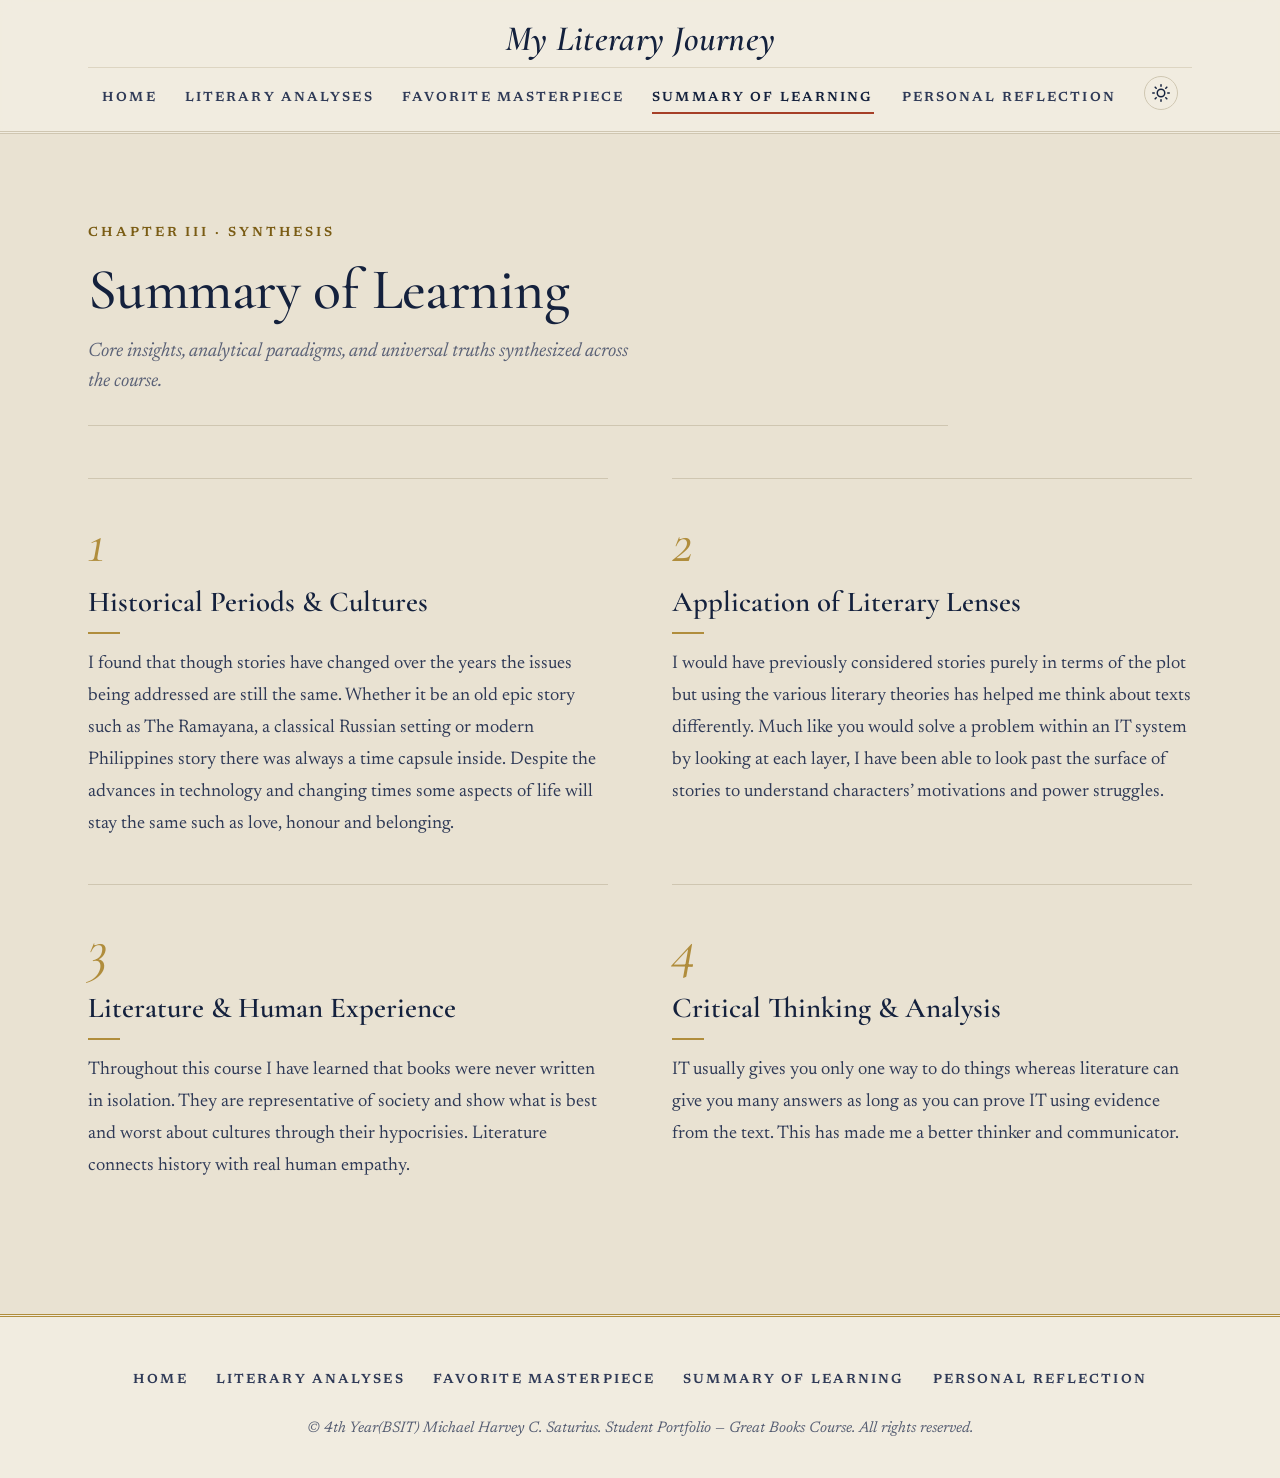
<file: summary.html>
<!DOCTYPE html>
<html lang="en">
<head>
    <meta charset="UTF-8">
    <meta name="viewport" content="width=device-width, initial-scale=1.0">
    <title>Summary of Learning | My Literary Journey</title>
    <link rel="preconnect" href="https://fonts.googleapis.com">
    <link rel="preconnect" href="https://fonts.gstatic.com" crossorigin>
    <link
        href="https://fonts.googleapis.com/css2?family=Cormorant+Garamond:ital,wght@0,500;0,600;0,700;1,500;1,600&family=Newsreader:ital,opsz,wght@0,6..72,400;0,6..72,500;0,6..72,600;1,6..72,400;1,6..72,500&display=swap"
        rel="stylesheet">
    <link rel="stylesheet" href="styles.css">
</head>
<body>
    <a class="skip-link" href="#main">Skip to content</a>
    
    <nav class="navbar" id="navbar">
        <div class="nav-container">
            <a href="profile.html" class="logo">
                My Literary Journey
            </a>
            <button class="nav-toggle" aria-label="Toggle navigation menu" aria-expanded="false" aria-controls="navLinks" id="navToggle">
                <span class="hamburger-line"></span>
                <span class="hamburger-line"></span>
                <span class="hamburger-line"></span>
            </button>
            <ul class="nav-links" id="navLinks">
                <li><a href="profile.html">Home</a></li>
                <li><a href="analyses.html">Literary Analyses</a></li>
                <li><a href="favorite.html">Favorite Masterpiece</a></li>
                <li><a href="summary.html" class="active" aria-current="page">Summary of Learning</a></li>
                <li><a href="reflection.html">Personal Reflection</a></li>
                <li><button class="theme-toggle" id="themeToggle" aria-label="Toggle theme"><svg class="theme-icon sun-icon" viewBox="0 0 24 24" width="20" height="20" fill="none" stroke="currentColor" stroke-width="2" stroke-linecap="round" stroke-linejoin="round" aria-hidden="true"><circle cx="12" cy="12" r="5"></circle><line x1="12" y1="1" x2="12" y2="3"></line><line x1="12" y1="21" x2="12" y2="23"></line><line x1="4.22" y1="4.22" x2="5.64" y2="5.64"></line><line x1="18.36" y1="18.36" x2="19.78" y2="19.78"></line><line x1="1" y1="12" x2="3" y2="12"></line><line x1="21" y1="12" x2="23" y2="12"></line><line x1="4.22" y1="19.78" x2="5.64" y2="18.36"></line><line x1="18.36" y1="5.64" x2="19.78" y2="4.22"></line></svg><svg class="theme-icon moon-icon" viewBox="0 0 24 24" width="20" height="20" fill="none" stroke="currentColor" stroke-width="2" stroke-linecap="round" stroke-linejoin="round" aria-hidden="true"><path d="M21 12.79A9 9 0 1 1 11.21 3 7 7 0 0 0 21 12.79z"></path></svg></button></li>
            </ul>
        </div>
    </nav>

    
    <main id="main">
    <section id="summary" class="section bg-alt">
        <div class="container">
            <div class="section-header-block">
                <div class="chapter-kicker">Chapter III &middot; Synthesis</div>
                <h2 class="section-title">Summary of Learning</h2>
                <p class="section-subtitle">Core insights, analytical paradigms, and universal truths synthesized across
                    the course.</p>
            </div>

            <div class="feature-grid">
                
                <div class="feature-card">
                    <h3>Historical Periods &amp; Cultures</h3>
                    <p>I found that though stories have changed over the years the issues being addressed are still the
                        same.
                        Whether it be an old epic story such as The Ramayana, a classical Russian setting or modern
                        Philippines story
                        there was always a time capsule inside. Despite the advances in technology and changing times
                        some aspects of
                        life will stay the same such as love, honour and belonging.</p>
                </div>
                
                <div class="feature-card">
                    <h3>Application of Literary Lenses</h3>
                    <p>I would have previously considered stories purely in terms of the plot but using the various
                        literary theories has
                        helped me think about texts differently. Much like you would solve a problem within an IT system
                        by looking at each
                        layer, I have been able to look past the surface of stories to understand characters’
                        motivations and power struggles.</p>
                </div>
                
                <div class="feature-card">
                    <h3>Literature &amp; Human Experience</h3>
                    <p>Throughout this course I have learned that books were never written in isolation. They are
                        representative of society and
                        show what is best and worst about cultures through their hypocrisies. Literature connects
                        history with real human empathy.</p>
                </div>
                
                <div class="feature-card">
                    <h3>Critical Thinking &amp; Analysis</h3>
                    <p>IT usually gives you only one way to do things whereas literature can give you many answers as
                        long as you can prove IT using
                        evidence from the text. This has made me a better thinker and communicator.</p>
                </div>
            </div>
        </div>
    </section>

    
    </main>

    <footer id="footer" class="footer">
        <div class="container">
            <div class="footer-content">
                <ul class="footer-nav">
                    <li><a href="profile.html">Home</a></li>
                    <li><a href="analyses.html">Literary Analyses</a></li>
                    <li><a href="favorite.html">Favorite Masterpiece</a></li>
                    <li><a href="summary.html">Summary of Learning</a></li>
                    <li><a href="reflection.html">Personal Reflection</a></li>
                </ul>
                <div class="footer-attribution">
                    <p>&copy; 4th Year(BSIT) Michael Harvey C. Saturius. Student Portfolio &mdash; Great Books Course.
                        All rights reserved.</p>
                </div>
            </div>
        </div>
    </footer>

    
    <button class="back-to-top" id="backToTop" aria-label="Back to top">&uarr;</button>

    <script src="script.js"></script>
</body>
</html>
</file>
<file: styles.css>
/* Midnight Library: editorial theme. Light = bone paper + ink navy; dark = library at night. */
:root {
    --bg: #F1ECE0;
    --bg-2: #E9E2D2;
    --surface: #F8F5EC;
    --line: #CFC6B1;
    --line-soft: #DDD5C2;

    --ink: #14213D;
    --ink-2: #2F3A57;
    --muted: #5B6277;

    --accent: #A63F27;
    --accent-hover: #843019;
    --accent-soft: rgba(166, 63, 39, 0.1);
    --brass: #B08D3C;
    --brass-text: #7A5C14;
    --brass-soft: rgba(176, 141, 60, 0.35);
    --sage: #5E7A66;

    --footer-bg: #F1ECE0;
    --footer-ink: #2F3A57;

    --shadow-sm: 0 1px 2px rgba(20, 33, 61, 0.08);
    --shadow: 0 6px 18px rgba(20, 33, 61, 0.12);
    --shadow-lg: 0 24px 60px rgba(20, 33, 61, 0.28);
    --shadow-book: -6px 0 0 rgba(20, 33, 61, 0.18), 10px 14px 28px rgba(20, 33, 61, 0.3);

    --ease: cubic-bezier(0.2, 0.7, 0.2, 1);
    --t-fast: 0.15s ease;
    --t: 0.3s var(--ease);

    --font-display: 'Cormorant Garamond', 'Iowan Old Style', Georgia, serif;
    --font-body: 'Newsreader', Georgia, 'Times New Roman', serif;
    --measure: 66ch;
}

body.dark-mode {
    --bg: #0E1424;
    --bg-2: #141B30;
    --surface: #131A2E;
    --line: #2A3350;
    --line-soft: #1E2641;

    --ink: #EDE6D3;
    --ink-2: #CFC8B5;
    --muted: #A3A18F;

    --accent: #E48767;
    --accent-hover: #F0A087;
    --accent-soft: rgba(228, 135, 103, 0.14);
    --brass: #D4B062;
    --brass-text: #D4B062;
    --brass-soft: rgba(212, 176, 98, 0.35);
    --sage: #8FB19A;

    --footer-bg: #0A0F1C;
    --footer-ink: #C9C2AF;

    --shadow-sm: 0 1px 2px rgba(0, 0, 0, 0.5);
    --shadow: 0 8px 22px rgba(0, 0, 0, 0.5);
    --shadow-lg: 0 24px 60px rgba(0, 0, 0, 0.7);
    --shadow-book: -6px 0 0 rgba(0, 0, 0, 0.45), 10px 14px 30px rgba(0, 0, 0, 0.6);
}

*, *::before, *::after { margin: 0; padding: 0; box-sizing: border-box; }

html { scroll-behavior: smooth; font-size: 17px; overflow-anchor: none; }

body {
    font-family: var(--font-body);
    background: var(--bg);
    color: var(--ink);
    line-height: 1.75;
    min-height: 100vh;
    display: flex;
    flex-direction: column;
    transition: background-color var(--t), color var(--t);
    animation: fade 0.3s ease-out;
}
@keyframes fade { from { opacity: 0; } }
@keyframes rise { from { opacity: 0; transform: translateY(14px); } }

body.page-leaving { opacity: 0; transition: opacity 0.22s ease-in !important; }
body:not(.theme-ready), body:not(.theme-ready) *, body:not(.theme-ready) *::before, body:not(.theme-ready) *::after { transition: none !important; }

::selection { background: var(--ink); color: var(--bg); }
::-webkit-scrollbar { width: 10px; }
::-webkit-scrollbar-track { background: var(--bg); }
::-webkit-scrollbar-thumb { background: var(--line); }
::-webkit-scrollbar-thumb:hover { background: var(--accent); }

h1, h2, h3, h4, blockquote { font-family: var(--font-display); color: var(--ink); font-weight: 600; text-wrap: balance; }
h1 { font-size: 3rem; line-height: 1.05; }
h2 { font-size: 2.4rem; line-height: 1.1; }
h3 { font-size: 1.6rem; line-height: 1.2; }
h4 { font-size: 1.25rem; line-height: 1.3; }
p { margin-bottom: 1.2rem; color: var(--ink-2); text-wrap: pretty; }
p:last-child { margin-bottom: 0; }
a { color: var(--accent); text-decoration: none; transition: color var(--t-fast); }
a:hover { color: var(--accent-hover); }
em { font-style: italic; }

:focus-visible { outline: 2px solid var(--accent); outline-offset: 3px; }

.skip-link {
    position: absolute; left: 16px; top: -60px; z-index: 3000;
    background: var(--ink); color: var(--bg); padding: 10px 18px; font-weight: 600;
    transition: top var(--t-fast);
}
.skip-link:focus { top: 12px; color: var(--bg); }

.container { max-width: 1160px; margin: 0 auto; padding: 0 28px; width: 100%; }
.section { padding: 88px 0; flex: 1 0 auto; position: relative; }
.bg-alt { background: var(--bg-2); }

/* ---------- Section headers ---------- */
.section-header-block { margin-bottom: 52px; padding-bottom: 28px; border-bottom: 1px solid var(--line); max-width: 860px; }
.chapter-kicker, .hero-badge, .spotlight-ribbon {
    display: block;
    font-family: var(--font-body);
    font-size: 0.78rem;
    font-weight: 600;
    text-transform: uppercase;
    letter-spacing: 0.22em;
    color: var(--brass-text);
    margin-bottom: 14px;
}
.section-title { font-size: clamp(2.2rem, 5vw, 3.4rem); font-weight: 500; letter-spacing: -0.01em; }
.section-subtitle { color: var(--muted); font-size: 1.15rem; font-style: italic; max-width: 56ch; margin-top: 14px; line-height: 1.55; }

/* ---------- Buttons ---------- */
.btn {
    display: inline-flex; align-items: center; gap: 8px;
    padding: 14px 30px;
    font-family: var(--font-body); font-weight: 600; font-size: 0.95rem; letter-spacing: 0.04em;
    cursor: pointer; border: 1px solid var(--ink); border-radius: 0;
    transition: background-color var(--t), color var(--t), transform var(--t), border-color var(--t);
}
.btn-primary { background: var(--ink); color: var(--bg); }
.btn-primary:hover { background: var(--accent); border-color: var(--accent); color: #fff; transform: translateY(-2px); }
.btn-outline { background: transparent; color: var(--ink); border-color: transparent; border-bottom-color: var(--brass); padding-inline: 4px; }
.btn-outline:hover { color: var(--accent); border-bottom-color: var(--accent); }
.btn:active { transform: scale(0.98); }

/* ---------- Navbar (masthead) ---------- */
.navbar { position: sticky; top: 0; z-index: 1000; background: color-mix(in srgb, var(--bg) 94%, transparent); backdrop-filter: blur(10px); border-bottom: 3px double var(--line); transition: box-shadow var(--t), background-color var(--t); }
.navbar.scrolled { box-shadow: var(--shadow-sm); }
.nav-container { max-width: 1160px; margin: 0 auto; padding: 18px 28px 0; display: flex; flex-direction: column; align-items: center; transition: padding var(--t); }
.navbar.scrolled .nav-container { padding-top: 8px; }
.logo { font-family: var(--font-display); font-size: 2.1rem; font-weight: 600; font-style: italic; color: var(--ink); letter-spacing: 0.01em; line-height: 1.15; transition: font-size var(--t); }
.navbar.scrolled .logo { font-size: 1.35rem; }
.logo:hover { color: var(--accent); }
.nav-links { list-style: none; display: flex; flex-wrap: wrap; justify-content: center; align-items: center; gap: 4px 28px; margin-top: 8px; padding: 8px 0 10px; width: 100%; border-top: 1px solid var(--line-soft); }
.nav-links li a { position: relative; display: inline-block; padding: 4px 0; color: var(--ink-2); font-size: 0.78rem; font-weight: 600; text-transform: uppercase; letter-spacing: 0.16em; }
.nav-links li a::after { content: ''; position: absolute; left: 0; right: 0; bottom: 0; height: 2px; background: var(--accent); transform: scaleX(0); transition: transform var(--t); }
.nav-links li a:hover, .nav-links li a.active, .nav-links li a:focus-visible { color: var(--ink); }
.nav-links li a:focus-visible { outline: none; }
.nav-links li a:focus-visible::after { transform: scaleX(1); }
.nav-links li a:hover::after, .nav-links li a.active::after { transform: scaleX(1); }

.theme-toggle { position: relative; overflow: hidden; width: 34px; height: 34px; border: 1px solid var(--line); background: transparent; color: var(--ink); border-radius: 50%; display: inline-flex; align-items: center; justify-content: center; cursor: pointer; transition: border-color var(--t), color var(--t); }
.theme-toggle:hover { border-color: var(--brass); color: var(--brass-text); }
.theme-icon { position: absolute; width: 18px; height: 18px; pointer-events: none; transition: transform 0.4s cubic-bezier(0.4, 0, 0.2, 1), opacity 0.3s ease; }
.sun-icon { opacity: 1; transform: none; }
.moon-icon { opacity: 0; transform: rotate(90deg) scale(0.5); }
body.dark-mode .sun-icon { opacity: 0; transform: rotate(-90deg) scale(0.5); }
body.dark-mode .moon-icon { opacity: 1; transform: none; }

.nav-toggle { display: none; flex-direction: column; justify-content: center; gap: 5px; background: transparent; border: 1px solid var(--line); width: 42px; height: 42px; padding: 10px; cursor: pointer; }
.hamburger-line { display: block; width: 100%; height: 2px; background: var(--ink); transition: transform var(--t), opacity var(--t); }
.nav-toggle[aria-expanded="true"] .hamburger-line:nth-child(1) { transform: translateY(7px) rotate(45deg); }
.nav-toggle[aria-expanded="true"] .hamburger-line:nth-child(2) { opacity: 0; }
.nav-toggle[aria-expanded="true"] .hamburger-line:nth-child(3) { transform: translateY(-7px) rotate(-45deg); }

/* ---------- Hero: title page ---------- */
.hero {
    padding: 110px 28px 100px;
    text-align: center;
    background:
        radial-gradient(ellipse at 50% 0%, var(--brass-soft) 0%, transparent 55%),
        var(--bg);
    border-bottom: 1px solid var(--line);
    position: relative;
}
.hero::before, .hero::after { content: ''; display: block; width: min(560px, 80%); margin: 0 auto; border-top: 3px double var(--brass); }
.hero::before { margin-bottom: 56px; }
.hero::after { margin-top: 56px; }
.hero-content { max-width: 920px; margin: 0 auto; }
.hero-badge { margin-bottom: 26px; }
.hero h1 { font-size: clamp(2.6rem, 7.5vw, 5.6rem); font-weight: 500; letter-spacing: -0.02em; margin-bottom: 36px; }
.hero-quote { font-family: var(--font-display); font-style: italic; font-weight: 500; font-size: clamp(1.25rem, 2.6vw, 1.7rem); line-height: 1.5; color: var(--ink-2); max-width: 36em; margin: 0 auto 44px; position: relative; }
.hero-actions { display: flex; gap: 22px; justify-content: center; align-items: center; flex-wrap: wrap; }
.hero-content > * { animation: rise 0.7s var(--ease) backwards; }
.hero-content > :nth-child(2) { animation-delay: 0.08s; }
.hero-content > :nth-child(3) { animation-delay: 0.18s; }
.hero-content > :nth-child(4) { animation-delay: 0.3s; }

/* ---------- Profile ---------- */
.profile-grid { display: grid; grid-template-columns: 340px 1fr; gap: 64px; align-items: start; }
.profile-left { position: sticky; top: 130px; }
.photo-frame { background: var(--surface); padding: 10px; border: 1px solid var(--line); box-shadow: var(--shadow); margin-bottom: 28px; }
.profile-photo { width: 100%; height: auto; display: block; }

.metadata-card { background: var(--surface); border: 1px solid var(--ink); padding: 22px 24px; position: relative; }
.metadata-card::before { content: ''; position: absolute; inset: 4px; border: 1px solid var(--line); pointer-events: none; }
.metadata-card p { display: flex; flex-direction: column; margin: 0 0 12px; padding-bottom: 10px; border-bottom: 1px dashed var(--line); font-size: 0.98rem; color: var(--ink); position: relative; }
.metadata-card p:last-child { margin: 0; padding: 0; border: 0; }
.metadata-card strong { font-size: 0.72rem; text-transform: uppercase; letter-spacing: 0.18em; color: var(--brass-text); font-weight: 600; }

.profile-right { display: flex; flex-direction: column; }
.profile-subsection { padding: 0 0 38px; margin-bottom: 38px; border-bottom: 1px solid var(--line); }
.profile-subsection:last-child { border: 0; margin: 0; padding: 0; }
.profile-subsection h3 { font-size: 1.9rem; font-style: italic; font-weight: 500; margin-bottom: 14px; }
.profile-subsection p { font-size: 1.08rem; max-width: var(--measure); }
.profile-subsection:first-child p { font-size: 1.2rem; color: var(--ink); }
.profile-subsection:first-child p::first-letter { float: left; font-family: var(--font-display); font-size: 4.4em; line-height: 0.8; padding: 8px 12px 0 0; color: var(--accent); font-weight: 600; }

.profile-nav-cards { display: grid; grid-template-columns: repeat(4, 1fr); margin-top: 88px; border-top: 3px double var(--line); }
.nav-card-link { position: relative; display: flex; flex-direction: column; gap: 6px; padding: 28px 24px 30px 0; transition: transform var(--t); }
.nav-card-link + .nav-card-link { padding-left: 24px; border-left: 1px solid var(--line); }
.nav-card-link::before { content: ''; position: absolute; top: -3px; left: 0; right: 0; height: 3px; background: var(--accent); transform: scaleX(0); transform-origin: left; transition: transform var(--t); }
.nav-card-link:hover::before { transform: scaleX(1); }
.nav-card-label { font-size: 0.72rem; text-transform: uppercase; letter-spacing: 0.2em; font-weight: 600; color: var(--brass-text); }
.nav-card-title { display: flex; justify-content: space-between; gap: 8px; font-family: var(--font-display); font-size: 1.45rem; line-height: 1.15; font-weight: 600; color: var(--ink); }
.nav-card-title span { transition: transform var(--t-fast); color: var(--accent); }
.nav-card-link:hover .nav-card-title span { transform: translateX(5px); }
.nav-card-desc { font-size: 0.95rem; line-height: 1.5; color: var(--muted); }

/* ---------- Analyses ---------- */
.analyses-toolbar { position: sticky; top: 120px; z-index: 50; background: var(--bg-2); padding: 10px 0 12px; margin-bottom: 40px; border-bottom: 1px solid var(--line); display: flex; flex-direction: column; gap: 6px; }
.navbar.scrolled ~ main .analyses-toolbar { top: 107px; }
.filter-pills { display: flex; flex-wrap: wrap; gap: 4px 26px; }
.filter-btn { position: relative; background: none; border: 0; padding: 8px 0; font-family: var(--font-body); font-size: 0.78rem; font-weight: 600; text-transform: uppercase; letter-spacing: 0.14em; color: var(--muted); cursor: pointer; transition: color var(--t-fast); }
.filter-btn::after { content: ''; position: absolute; left: 0; right: 0; bottom: 2px; height: 2px; background: var(--accent); transform: scaleX(0); transition: transform var(--t); }
.filter-btn:hover, .filter-btn.active { color: var(--ink); }
.filter-btn.active::after, .filter-btn:hover::after { transform: scaleX(1); }
.analyses-counter { font-size: 0.9rem; font-style: italic; color: var(--muted); }
.analyses-counter.tick { animation: rise 0.35s ease-out backwards; }

.analyses-grid { display: grid; grid-template-columns: repeat(3, minmax(0, 1fr)); gap: 64px 44px; }
.analyses-empty { grid-column: 1 / -1; text-align: center; padding: 60px 20px; border: 1px dashed var(--line); }
.analyses-empty-title { font-family: var(--font-display); font-size: 1.6rem; color: var(--ink); margin-bottom: 8px; }

.analysis-card { display: flex; flex-direction: column; animation: rise 0.55s var(--ease) backwards; animation-delay: calc(var(--i, 0) * 45ms); }
.analysis-card .card-image { background: var(--bg-2); margin: 0 12px 26px 6px; display: block; line-height: 0; min-height: 200px; box-shadow: var(--shadow-book); transition: transform var(--t), box-shadow var(--t); }
.analysis-card:hover .card-image, .analysis-card:focus-within .card-image { transform: translateY(-8px) rotate(-0.6deg); }
.analysis-card .card-image img { width: 100%; height: auto; opacity: 0; transition: opacity 0.5s ease; display: block; }
.analysis-card .card-image img.loaded { opacity: 1; }
.lens-badge { align-self: flex-start; font-size: 0.72rem; font-weight: 600; text-transform: uppercase; letter-spacing: 0.14em; line-height: 1.5; color: var(--brass-text); margin-bottom: 8px; }
.analysis-card h3 { font-size: 1.7rem; font-weight: 600; margin-bottom: 4px; }
.analysis-card .author { font-style: italic; font-size: 1rem; color: var(--muted); margin-bottom: 12px; }
.analysis-card .snippet { font-size: 1rem; line-height: 1.6; flex-grow: 1; margin-bottom: 18px; display: -webkit-box; -webkit-line-clamp: 4; line-clamp: 4; -webkit-box-orient: vertical; overflow: hidden; }
.read-btn { align-self: flex-start; display: inline-flex; align-items: center; gap: 8px; background: none; border: 0; border-bottom: 1px solid var(--brass); padding: 4px 0; font-family: var(--font-body); font-size: 0.78rem; font-weight: 600; text-transform: uppercase; letter-spacing: 0.14em; color: var(--ink); cursor: pointer; transition: color var(--t-fast), border-color var(--t-fast); }
.read-btn:hover { color: var(--accent); border-color: var(--accent); }
.read-btn span:last-child { transition: transform var(--t-fast); }
.read-btn:hover span:last-child { transform: translateX(5px); }

/* ---------- Reader modal ---------- */
.modal { position: fixed; inset: 0; z-index: 2000; display: flex; align-items: center; justify-content: center; padding: 24px; opacity: 0; visibility: hidden; pointer-events: none; transition: opacity 0.35s ease, visibility 0.35s ease; }
.modal.visible { opacity: 1; visibility: visible; pointer-events: auto; }
.modal-backdrop { position: fixed; inset: 0; z-index: 2001; background: rgba(8, 12, 24, 0.78); backdrop-filter: blur(6px); }
.modal-content { position: relative; z-index: 2002; width: 100%; max-width: 900px; max-height: min(92vh, 92dvh); display: flex; flex-direction: column; overflow: hidden; background: var(--surface); border: 1px solid var(--line); border-top: 4px solid var(--accent); box-shadow: var(--shadow-lg); opacity: 0; transform: translateY(40px); transition: transform 0.45s cubic-bezier(0.16, 1, 0.3, 1), opacity 0.4s ease; }
.modal.visible .modal-content { opacity: 1; transform: none; }
.modal-progress { position: absolute; top: 0; left: 0; right: 0; height: 3px; z-index: 11; pointer-events: none; }
.modal-progress span { display: block; height: 100%; background: var(--brass); transform: scaleX(0); transform-origin: left; }
.modal-bg-cover { position: absolute; inset: 0; background-size: cover; background-position: center top; opacity: 0.14; pointer-events: none; transition: background-image 0.4s ease; -webkit-mask-image: linear-gradient(to bottom, #000 0%, transparent 45%); mask-image: linear-gradient(to bottom, #000 0%, transparent 45%); }
.modal-close { position: absolute; top: 16px; right: 16px; z-index: 10; width: 40px; height: 40px; border: 1px solid var(--line); background: var(--surface); color: var(--ink); font-size: 1.5rem; line-height: 1; cursor: pointer; display: flex; align-items: center; justify-content: center; transition: background-color var(--t-fast), color var(--t-fast); }
.modal-close:hover { background: var(--ink); color: var(--bg); }
.modal-body { position: relative; z-index: 1; flex: 1; min-height: 0; overflow-y: auto; padding: 52px clamp(24px, 7vw, 84px) 36px; }
.modal-body.swap-in { animation: rise 0.4s ease-out backwards; }
.modal-header { margin-bottom: 30px; padding: 0 48px 24px 0; border-bottom: 3px double var(--line); }
.modal-lens { display: block; font-size: 0.74rem; font-weight: 600; text-transform: uppercase; letter-spacing: 0.18em; color: var(--brass-text); margin-top: 14px; }
.modal-header h2 { font-size: clamp(2rem, 5vw, 3rem); font-weight: 500; margin-bottom: 6px; }
.modal-author { font-family: var(--font-display); font-style: italic; font-size: 1.25rem; color: var(--muted); margin: 0; }
.modal-text { max-width: 62ch; font-size: 1.15rem; line-height: 1.9; color: var(--ink); }
.modal-text p { color: var(--ink); margin-bottom: 1.4rem; }
.modal-text p:first-child::first-letter { float: left; font-family: var(--font-display); font-size: 4.2em; line-height: 0.8; padding: 8px 12px 0 0; color: var(--accent); font-weight: 600; }
.modal-text em { text-decoration: underline; text-decoration-color: var(--brass-soft); text-decoration-thickness: 2px; text-underline-offset: 3px; }
.modal-footer { position: relative; z-index: 1; display: flex; justify-content: space-between; align-items: center; gap: 12px; padding: 14px clamp(24px, 7vw, 84px); border-top: 1px solid var(--line); background: var(--bg-2); }
.modal-nav-btn { min-height: 40px; background: none; border: 1px solid var(--line); padding: 8px 16px; font-family: var(--font-body); font-size: 0.78rem; font-weight: 600; text-transform: uppercase; letter-spacing: 0.1em; color: var(--ink); cursor: pointer; transition: all var(--t-fast); }
.modal-nav-btn:hover:not(:disabled) { background: var(--ink); color: var(--bg); border-color: var(--ink); }
.modal-nav-btn:disabled { opacity: 0.35; cursor: not-allowed; }
.modal-position { font-family: var(--font-display); font-style: italic; font-size: 1.05rem; color: var(--muted); }

/* ---------- Favorite ---------- */
.spotlight { margin-top: 8px; }
.spotlight-header { margin-bottom: 44px; }
.spotlight-header h3 { font-size: clamp(2.4rem, 6vw, 4.4rem); font-weight: 500; letter-spacing: -0.015em; }
.spotlight-author { font-family: var(--font-display); font-style: italic; font-size: 1.4rem; color: var(--muted); margin: 6px 0 0; }
.spotlight-content { display: grid; grid-template-columns: 340px 1fr; gap: 64px; align-items: start; margin-bottom: 72px; }
.spotlight-image { box-shadow: var(--shadow-book); margin-left: 6px; transform: perspective(900px) rotateY(-7deg); transform-origin: left center; transition: transform 0.6s var(--ease); }
.spotlight-image:hover { transform: perspective(900px) rotateY(0); }
.spotlight-photo { width: 100%; height: auto; display: block; }
.spotlight-text h4 { font-size: 1.9rem; font-style: italic; font-weight: 500; margin-bottom: 14px; }
.spotlight-text p { font-size: 1.15rem; max-width: var(--measure); color: var(--ink); }
.spotlight-text p::first-letter { float: left; font-family: var(--font-display); font-size: 4.4em; line-height: 0.8; padding: 8px 12px 0 0; color: var(--accent); font-weight: 600; }

.highlights { display: grid; grid-template-columns: repeat(3, 1fr); border-top: 3px double var(--line); }
.highlight-block { padding: 34px 32px 10px 0; }
.highlight-block + .highlight-block { padding-left: 32px; border-left: 1px solid var(--line); }
.highlight-block h4 { font-size: 1.4rem; margin-bottom: 14px; }
.highlight-block h4::after, .feature-card h3::after { content: ''; display: block; width: 32px; height: 2px; margin-top: 12px; background: var(--brass); }
.highlight-block p { font-size: 1.02rem; line-height: 1.7; }

/* ---------- Summary ---------- */
.feature-grid { display: grid; grid-template-columns: repeat(2, 1fr); gap: 0 64px; counter-reset: feat; }
.feature-card { counter-increment: feat; padding: 36px 0 44px; border-top: 1px solid var(--line); }
.feature-card::before { content: counter(feat); display: block; font-family: var(--font-display); font-style: italic; font-size: 3.4rem; line-height: 1; color: var(--brass); margin-bottom: 12px; }
.feature-card h3 { font-size: 1.7rem; margin-bottom: 14px; }
.feature-card p { font-size: 1.08rem; max-width: var(--measure); }

/* ---------- Reflection ---------- */
.reflection-grid { display: grid; gap: 0; max-width: 940px; }
.reflection-block { display: grid; grid-template-columns: 84px 1fr; column-gap: 24px; padding: 38px 0; border-top: 1px solid var(--line); }
.reflection-number { grid-row: 1 / span 2; font-family: var(--font-display); font-style: italic; font-size: 4.2rem; line-height: 0.9; color: var(--brass); }
.reflection-question { font-size: 1.7rem; font-weight: 600; line-height: 1.25; margin-bottom: 16px; }
.reflection-answer { font-size: 1.1rem; max-width: var(--measure); color: var(--ink-2); padding-left: 20px; border-left: 2px solid var(--brass); }

/* ---------- Footer ---------- */
.footer { background: var(--footer-bg); color: var(--footer-ink); padding: 48px 0 36px; margin-top: auto; border-top: 3px double var(--brass); }
.footer-content { display: flex; flex-direction: column; align-items: center; gap: 22px; text-align: center; }
.footer-nav { display: flex; flex-wrap: wrap; justify-content: center; gap: 8px 28px; list-style: none; }
.footer-nav a { color: var(--footer-ink); font-size: 0.78rem; font-weight: 600; text-transform: uppercase; letter-spacing: 0.16em; }
.footer-nav a:hover { color: var(--accent); }
.footer-attribution p { color: var(--footer-ink); opacity: 0.8; font-size: 0.9rem; font-style: italic; line-height: 1.6; }

.back-to-top { position: fixed; bottom: 26px; right: 26px; z-index: 999; width: 46px; height: 46px; border: 0; border-radius: 50%; color: var(--ink); font-size: 1.2rem; display: flex; align-items: center; justify-content: center; cursor: pointer; box-shadow: var(--shadow); opacity: 0; pointer-events: none; transition: opacity var(--t), color var(--t); background: radial-gradient(circle, var(--surface) 62%, transparent 63%), conic-gradient(var(--accent) calc(var(--p, 0) * 1%), var(--line) 0); }
.back-to-top.visible { opacity: 1; pointer-events: auto; }
.back-to-top:hover { color: #fff; background: radial-gradient(circle, var(--accent) 62%, transparent 63%), conic-gradient(var(--accent) calc(var(--p, 0) * 1%), var(--line) 0); }

/* ---------- Scroll reveal ---------- */
.reveal { opacity: 0; transform: translateY(14px); transition: opacity 0.6s ease, transform 0.6s var(--ease); }
.reveal.in { opacity: 1; transform: none; }

/* ---------- Responsive ---------- */
@media (max-width: 1024px) {
    .profile-grid { grid-template-columns: 290px 1fr; gap: 44px; }
    .spotlight-content { grid-template-columns: 280px 1fr; gap: 44px; }
    .analyses-grid { grid-template-columns: repeat(2, 1fr); gap: 56px 36px; }
    .profile-nav-cards { grid-template-columns: repeat(2, 1fr); }
    .nav-card-link:nth-child(3) { padding-left: 0; border-left: 0; }
    .nav-card-link:nth-child(n+3) { border-top: 1px solid var(--line); }
}
@media (max-width: 860px) {
    .profile-grid, .spotlight-content { grid-template-columns: 1fr; }
    .profile-left { position: static; max-width: 380px; margin: 0 auto; }
    .spotlight-image { max-width: 340px; margin: 0 auto; transform: none; }
    .highlights, .feature-grid { grid-template-columns: 1fr; }
    .highlight-block, .highlight-block + .highlight-block { padding: 30px 0 6px; border-left: 0; }
    .highlight-block + .highlight-block { border-top: 1px solid var(--line); }
}
@media (max-width: 768px) {
    .section { padding: 60px 0; }
    .nav-container { flex-direction: row; justify-content: space-between; padding: 10px 20px; }
    .logo, .navbar.scrolled .logo { font-size: 1.4rem; }
    .nav-toggle { display: flex; }
    .nav-links { position: absolute; top: 100%; left: 0; flex-direction: column; align-items: stretch; gap: 0; margin: 0; padding: 12px 20px 20px; background: var(--bg); border-top: 0; border-bottom: 3px double var(--line); box-shadow: var(--shadow); opacity: 0; visibility: hidden; transform: translateY(-8px); pointer-events: none; transition: opacity var(--t), transform var(--t), visibility var(--t); }
    .nav-links.active { opacity: 1; visibility: visible; transform: none; pointer-events: auto; }
    .nav-links li { text-align: center; }
    .nav-links li a { display: block; padding: 12px 0; }
    .nav-links li:last-child { padding-top: 8px; }
    .analyses-toolbar, .navbar.scrolled ~ main .analyses-toolbar { top: 62px; }
    .filter-pills { flex-wrap: nowrap; overflow-x: auto; gap: 22px; scrollbar-width: none; }
    .filter-btn { white-space: nowrap; min-height: 44px; }
}
@media (max-width: 580px) {
    .container { padding: 0 20px; }
    .hero { padding: 70px 20px 64px; }
    .hero::before { margin-bottom: 36px; }
    .hero::after { margin-top: 36px; }
    .analyses-grid { grid-template-columns: 1fr; }
    .analysis-card .card-image { max-width: 300px; }
    .profile-nav-cards { grid-template-columns: 1fr; }
    .nav-card-link, .nav-card-link + .nav-card-link { padding: 22px 0; border-left: 0; }
    .nav-card-link + .nav-card-link { border-top: 1px solid var(--line); }
    .reflection-block { grid-template-columns: 1fr; }
    .reflection-number { grid-row: auto; font-size: 3rem; margin-bottom: 6px; }
    .modal { padding: 0; align-items: flex-end; }
    .modal-content { max-height: 94dvh; padding-bottom: env(safe-area-inset-bottom); }
    .modal-nav-btn { padding: 8px 10px; font-size: 0.7rem; }
    .modal-text { font-size: 1.08rem; }
}

@media (prefers-reduced-motion: reduce) {
    html { scroll-behavior: auto; }
    *, *::before, *::after { animation-duration: 0.01ms !important; transition-duration: 0.01ms !important; }
    .reveal { opacity: 1; transform: none; }
    .analysis-card, .hero-content > *, .modal-body.swap-in, .analyses-counter.tick { animation: none; }
    .analysis-card:hover .card-image, .spotlight-image, .spotlight-image:hover { transform: none; }
}
</file>
